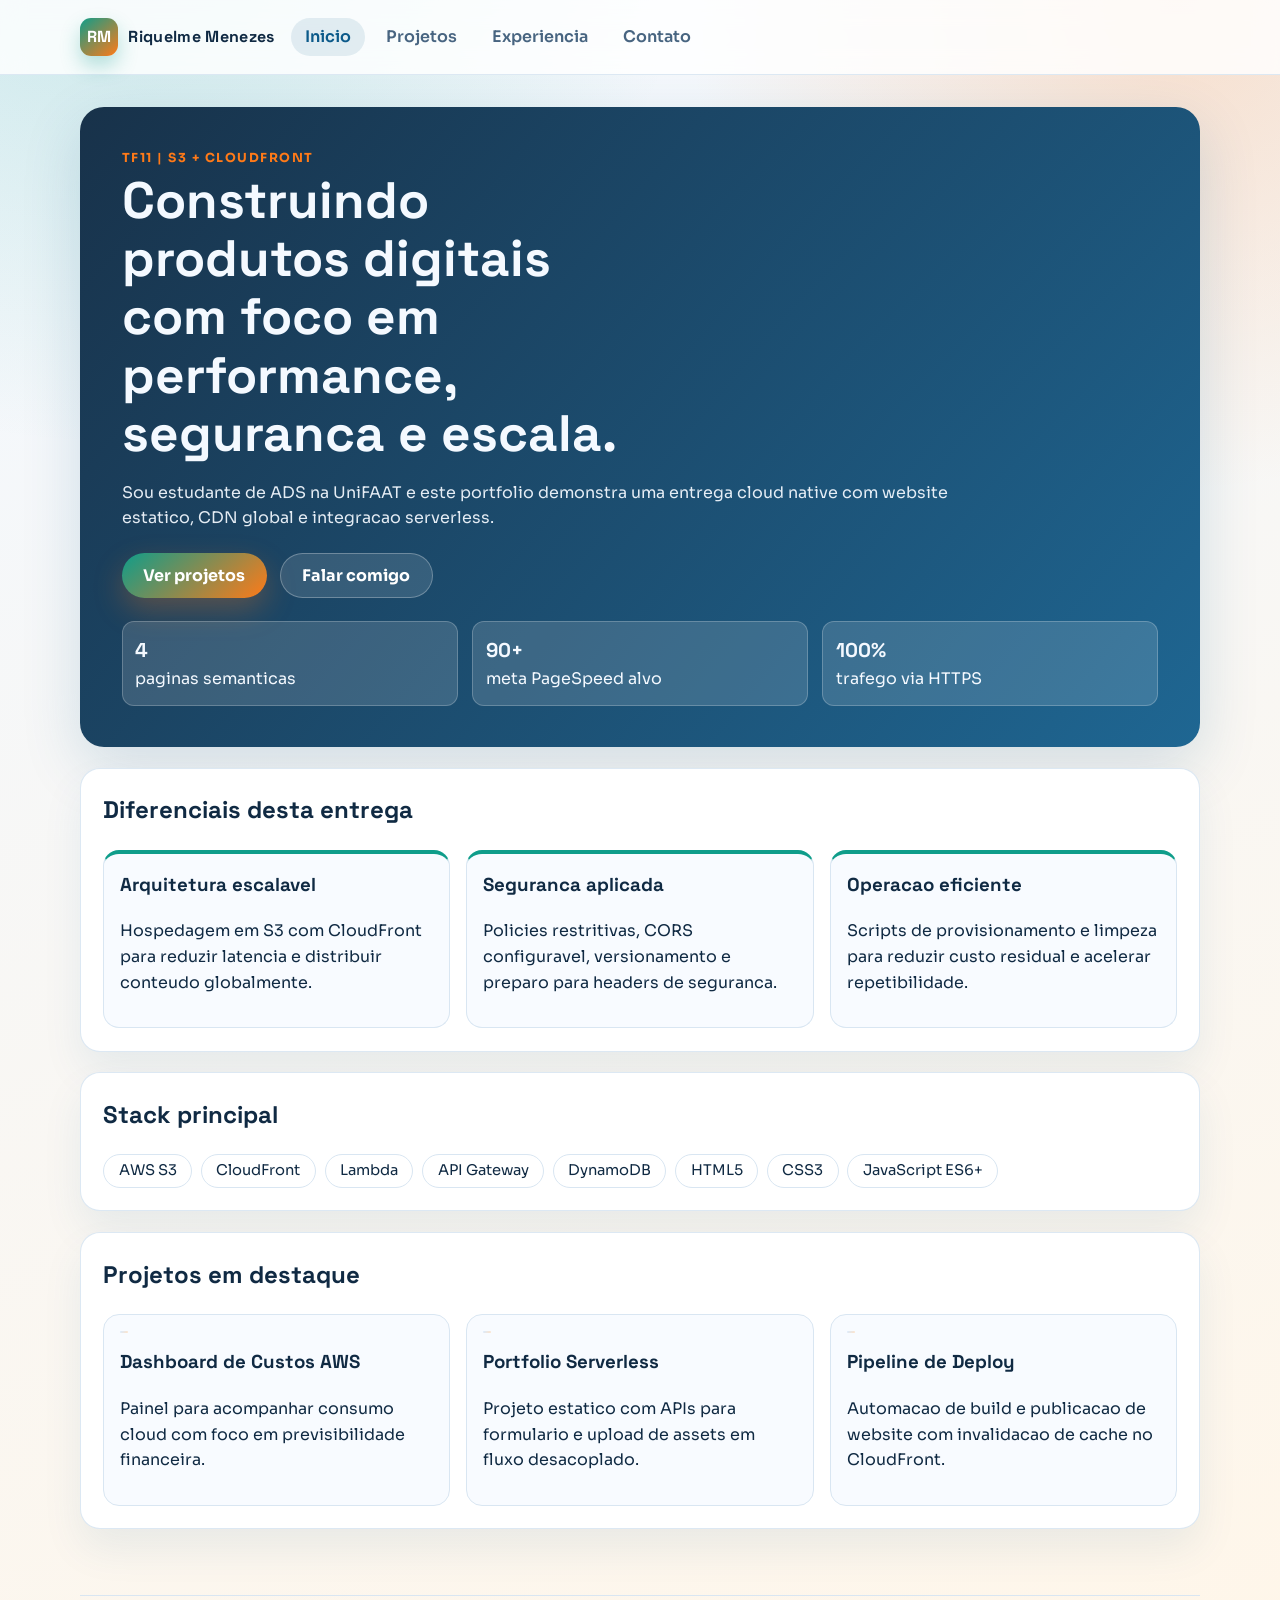
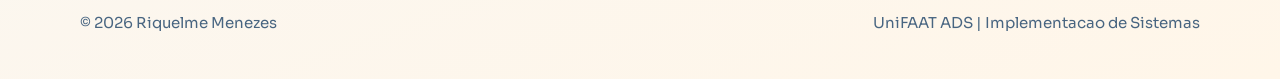
<file: Aula011/6324064/website/index.html>
<!doctype html>
<html lang="pt-BR">
<head>
  <meta charset="utf-8">
  <meta name="viewport" content="width=device-width, initial-scale=1">
  <title>Riquelme Menezes | Portfolio Cloud</title>
  <meta name="description" content="Portfolio profissional hospedado em S3 com CloudFront, foco em implementacao de sistemas e cloud.">
  <meta name="robots" content="index, follow">
  <meta property="og:title" content="Riquelme Menezes | Portfolio Cloud">
  <meta property="og:description" content="Projetos de implementacao de sistemas, cloud e automacao.">
  <meta property="og:type" content="website">
  <link rel="preconnect" href="https://fonts.googleapis.com">
  <link rel="preconnect" href="https://fonts.gstatic.com" crossorigin>
  <link href="https://fonts.googleapis.com/css2?family=Space+Grotesk:wght@400;500;700&family=Sora:wght@400;600;700&display=swap" rel="stylesheet">
  <link rel="stylesheet" href="css/style.min.css">
  <script defer src="js/config.js"></script>
  <script defer src="js/app.min.js"></script>
</head>
<body>
  <header class="site-header">
    <div class="container nav-wrap">
      <a class="brand" href="index.html" aria-label="Ir para inicio">
        <span class="brand-mark">RM</span>
        <span class="brand-text">Riquelme Menezes</span>
      </a>
      <button class="nav-toggle" id="navToggle" aria-expanded="false" aria-controls="menu">Menu</button>
      <nav class="site-nav" id="menu">
        <a href="index.html" data-page="index.html">Inicio</a>
        <a href="projetos.html" data-page="projetos.html">Projetos</a>
        <a href="experiencia.html" data-page="experiencia.html">Experiencia</a>
        <a href="contato.html" data-page="contato.html">Contato</a>
      </nav>
    </div>
  </header>

  <main>
    <section class="hero container" data-reveal>
      <p class="eyebrow">TF11 | S3 + CloudFront</p>
      <h1>Construindo produtos digitais com foco em performance, seguranca e escala.</h1>
      <p class="lead">Sou estudante de ADS na UniFAAT e este portfolio demonstra uma entrega cloud native com website estatico, CDN global e integracao serverless.</p>
      <div class="cta-row">
        <a class="btn btn-primary" href="projetos.html">Ver projetos</a>
        <a class="btn btn-ghost" href="contato.html">Falar comigo</a>
      </div>
      <ul class="hero-metrics" aria-label="Metricas em destaque">
        <li><strong>4</strong><span>paginas semanticas</span></li>
        <li><strong>90+</strong><span>meta PageSpeed alvo</span></li>
        <li><strong>100%</strong><span>trafego via HTTPS</span></li>
      </ul>
    </section>

    <section class="container panel" data-reveal>
      <h2>Diferenciais desta entrega</h2>
      <div class="feature-grid">
        <article class="feature-card">
          <h3>Arquitetura escalavel</h3>
          <p>Hospedagem em S3 com CloudFront para reduzir latencia e distribuir conteudo globalmente.</p>
        </article>
        <article class="feature-card">
          <h3>Seguranca aplicada</h3>
          <p>Policies restritivas, CORS configuravel, versionamento e preparo para headers de seguranca.</p>
        </article>
        <article class="feature-card">
          <h3>Operacao eficiente</h3>
          <p>Scripts de provisionamento e limpeza para reduzir custo residual e acelerar repetibilidade.</p>
        </article>
      </div>
    </section>

    <section class="container panel" data-reveal>
      <h2>Stack principal</h2>
      <div class="chips">
        <span>AWS S3</span>
        <span>CloudFront</span>
        <span>Lambda</span>
        <span>API Gateway</span>
        <span>DynamoDB</span>
        <span>HTML5</span>
        <span>CSS3</span>
        <span>JavaScript ES6+</span>
      </div>
    </section>

    <section class="container panel" data-reveal>
      <h2>Projetos em destaque</h2>
      <div class="project-grid">
        <article class="project-card">
          <img src="images/project-01.webp" alt="Dashboard cloud" loading="lazy">
          <div>
            <h3>Dashboard de Custos AWS</h3>
            <p>Painel para acompanhar consumo cloud com foco em previsibilidade financeira.</p>
          </div>
        </article>
        <article class="project-card">
          <img src="images/project-02.webp" alt="Site portfolio" loading="lazy">
          <div>
            <h3>Portfolio Serverless</h3>
            <p>Projeto estatico com APIs para formulario e upload de assets em fluxo desacoplado.</p>
          </div>
        </article>
        <article class="project-card">
          <img src="images/project-03.webp" alt="Pipeline de deploy" loading="lazy">
          <div>
            <h3>Pipeline de Deploy</h3>
            <p>Automacao de build e publicacao de website com invalidacao de cache no CloudFront.</p>
          </div>
        </article>
      </div>
    </section>
  </main>

  <footer class="site-footer">
    <div class="container footer-wrap">
      <p>© <span id="year"></span> Riquelme Menezes</p>
      <p>UniFAAT ADS | Implementacao de Sistemas</p>
    </div>
  </footer>
</body>
</html>
</file>
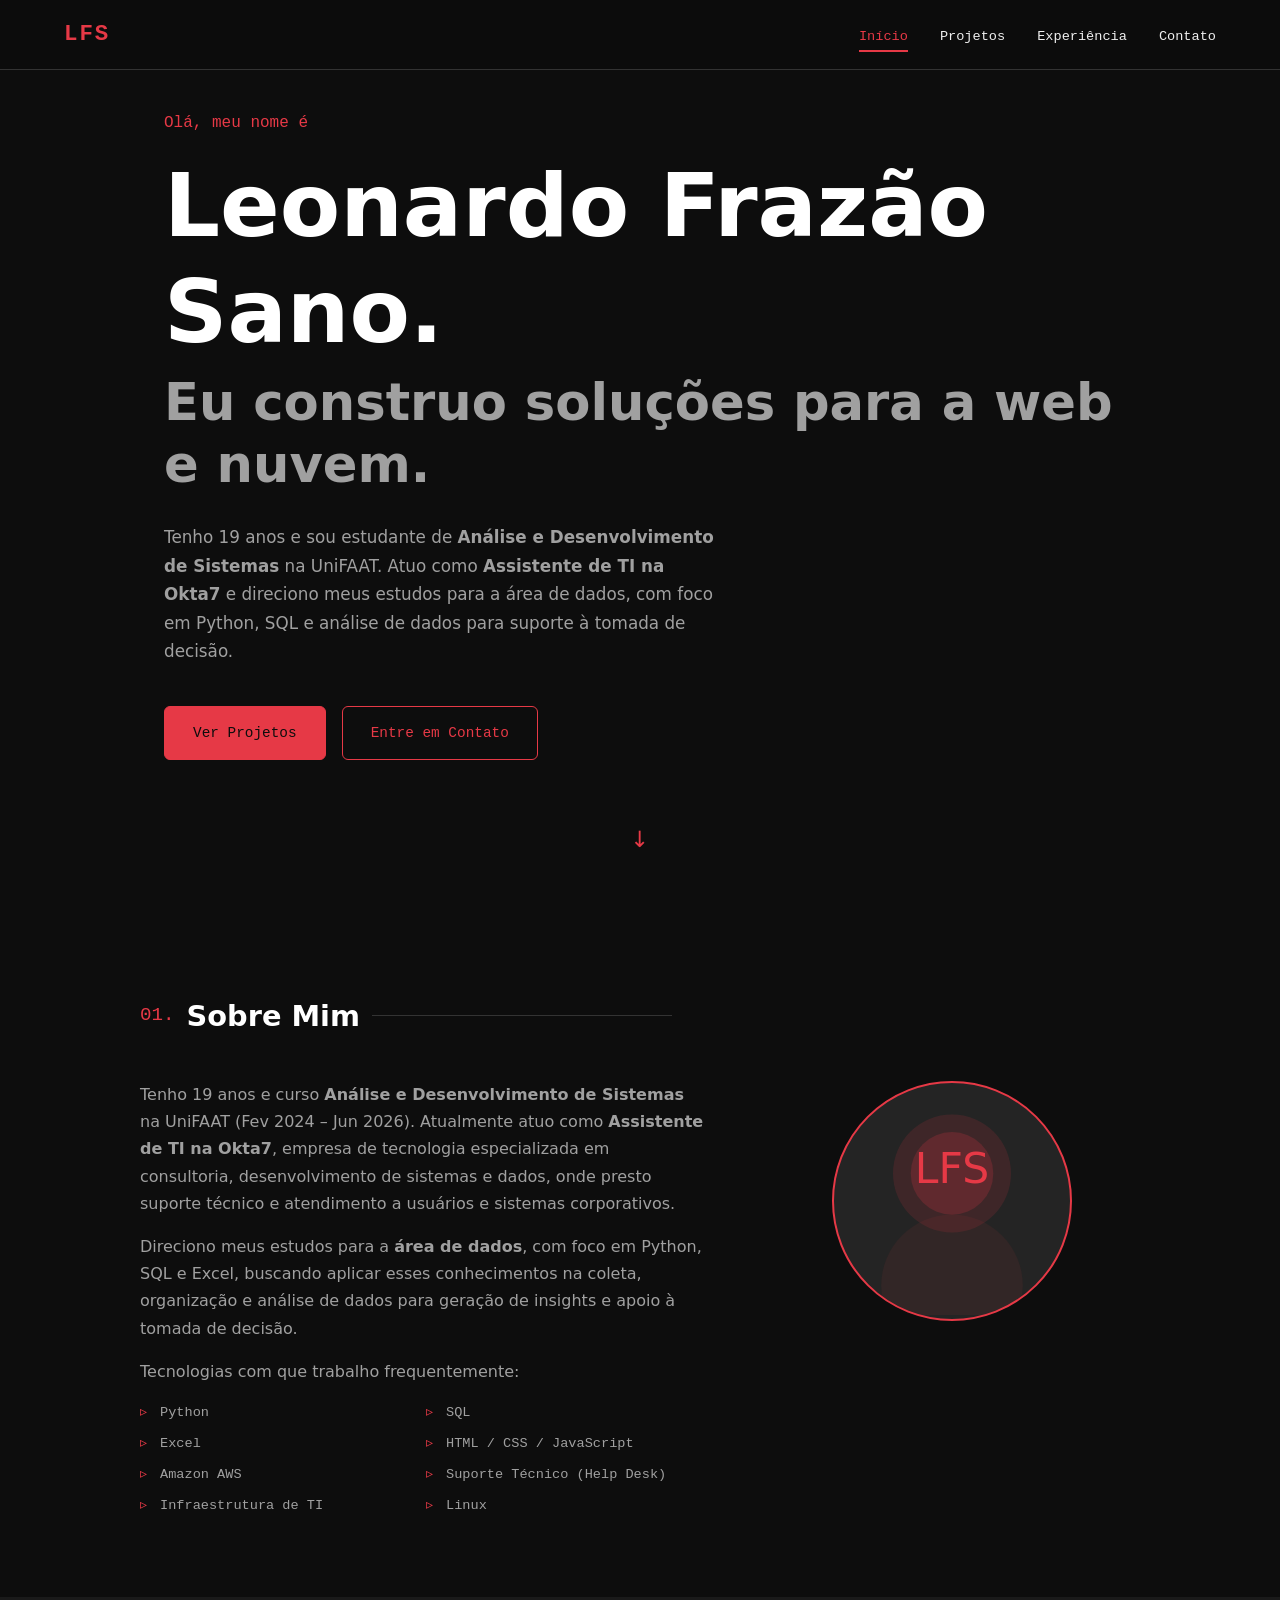
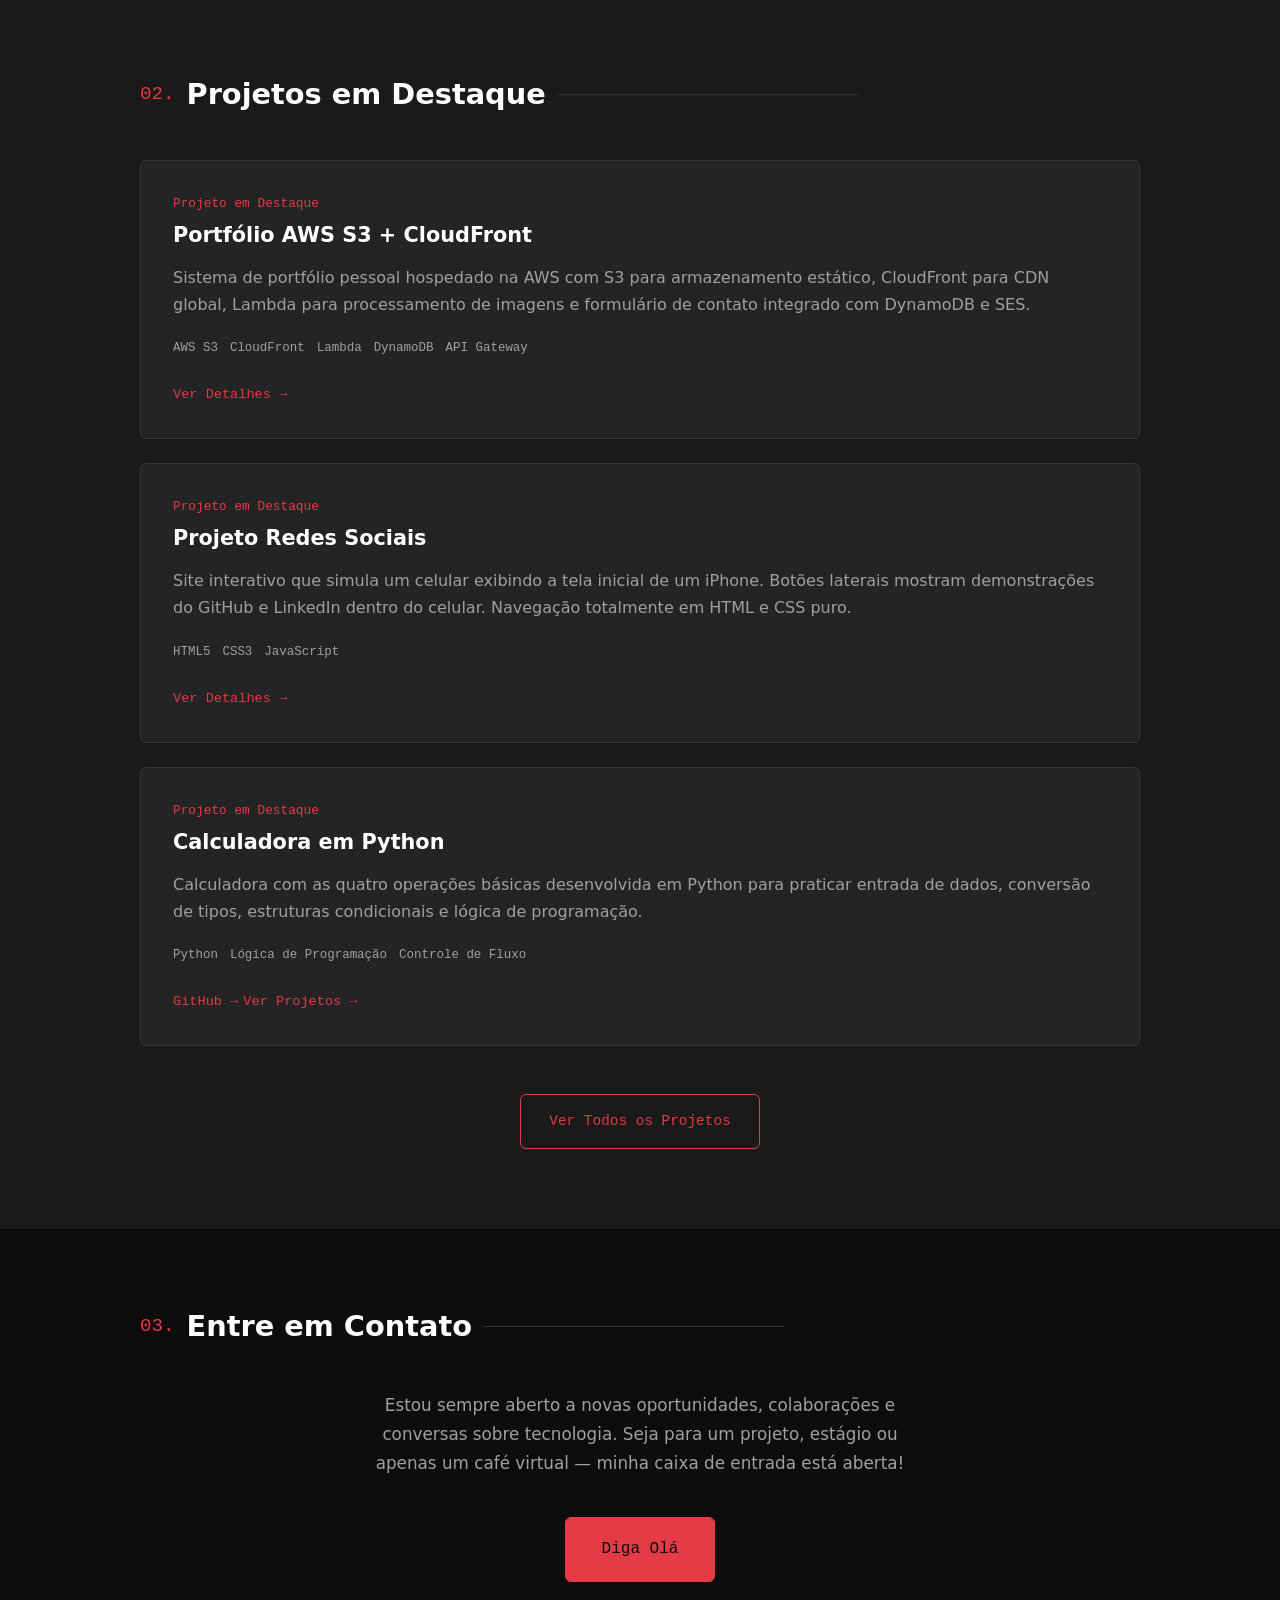
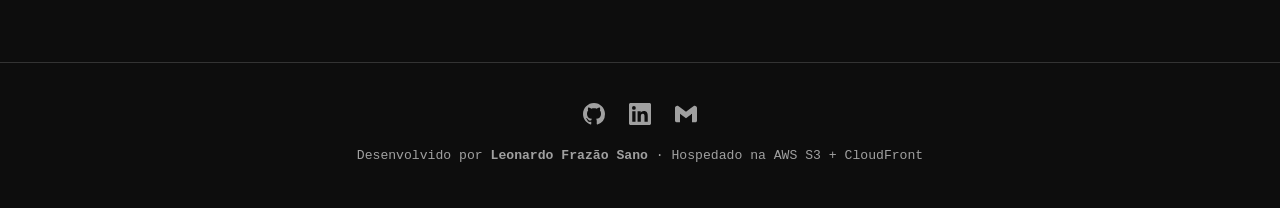
<file: Aula011/6324073/website/index.html>
<!DOCTYPE html>
<html lang="pt-BR">
<head>
  <meta charset="UTF-8">
  <meta name="viewport" content="width=device-width, initial-scale=1.0">
  <meta name="description" content="Portfólio de Leonardo Frazão Sano — Estudante de ADS, Auxiliar de TI e entusiasta de dados">
  <meta name="keywords" content="Leonardo Frazão Sano, ADS, UniFAAT, portfólio, Python, SQL, AWS, suporte técnico, dados">
  <meta name="author" content="Leonardo Frazão Sano">
  <meta property="og:title" content="Leonardo Frazão Sano — TI & Dados">
  <meta property="og:description" content="Portfólio profissional de Leonardo Frazão Sano, estudante de ADS na UniFAAT e Assistente de TI na Okta7.">
  <meta property="og:type" content="website">
  <meta name="theme-color" content="#0a192f">
  <title>Leonardo Frazão Sano | Desenvolvedor</title>
  <link rel="stylesheet" href="css/style.css">
  <link rel="icon" type="image/svg+xml" href="data:image/svg+xml,<svg xmlns='http://www.w3.org/2000/svg' viewBox='0 0 100 100'><text y='.9em' font-size='90'>💻</text></svg>">
</head>
<body>
  <header class="nav-header" id="navbar">
    <nav class="nav-container">
      <a href="index.html" class="nav-logo">LFS</a>
      <button class="nav-toggle" id="navToggle" aria-label="Abrir menu">
        <span></span><span></span><span></span>
      </button>
      <ul class="nav-links" id="navLinks">
        <li><a href="index.html" class="active">Início</a></li>
        <li><a href="projetos.html">Projetos</a></li>
        <li><a href="experiencia.html">Experiência</a></li>
        <li><a href="contato.html">Contato</a></li>
      </ul>
    </nav>
  </header>

  <main>
    <section class="hero" id="home">
      <div class="hero-content">
        <p class="hero-greeting">Olá, meu nome é</p>
        <h1 class="hero-name">Leonardo Frazão Sano.</h1>
        <h2 class="hero-subtitle">Eu construo soluções para a web e nuvem.</h2>
        <p class="hero-description">
          Tenho 19 anos e sou estudante de <strong>Análise e Desenvolvimento de Sistemas</strong> na UniFAAT.
          Atuo como <strong>Assistente de TI na Okta7</strong> e direciono meus estudos para a área de dados,
          com foco em Python, SQL e análise de dados para suporte à tomada de decisão.
        </p>
        <div class="hero-cta">
          <a href="projetos.html" class="btn btn-primary">Ver Projetos</a>
          <a href="contato.html" class="btn btn-outline">Entre em Contato</a>
        </div>
      </div>
      <div class="hero-scroll">
        <span>↓</span>
      </div>
    </section>

    <section class="section" id="sobre">
      <div class="section-container">
        <h2 class="section-title"><span class="section-number">01.</span> Sobre Mim</h2>
        <div class="about-grid">
          <div class="about-text">
            <p>
              Tenho 19 anos e curso <strong>Análise e Desenvolvimento de Sistemas</strong> na UniFAAT
              (Fev 2024 – Jun 2026). Atualmente atuo como <strong>Assistente de TI na Okta7</strong>,
              empresa de tecnologia especializada em consultoria, desenvolvimento de sistemas e dados,
              onde presto suporte técnico e atendimento a usuários e sistemas corporativos.
            </p>
            <p>
              Direciono meus estudos para a <strong>área de dados</strong>, com foco em Python, SQL e Excel,
              buscando aplicar esses conhecimentos na coleta, organização e análise de dados para
              geração de insights e apoio à tomada de decisão.
            </p>
            <p>Tecnologias com que trabalho frequentemente:</p>
            <ul class="skills-list">
              <li>Python</li>
              <li>SQL</li>
              <li>Excel</li>
              <li>HTML / CSS / JavaScript</li>
              <li>Amazon AWS</li>
              <li>Suporte Técnico (Help Desk)</li>
              <li>Infraestrutura de TI</li>
              <li>Linux</li>
            </ul>
          </div>
          <div class="about-image">
            <div class="image-wrapper">
              <div class="image-placeholder">
                <svg viewBox="0 0 200 200" xmlns="http://www.w3.org/2000/svg">
                  <circle cx="100" cy="80" r="50" fill="#e6394622"/>
                  <circle cx="100" cy="80" r="35" fill="#e6394633"/>
                  <text x="100" y="88" text-anchor="middle" font-size="36" fill="#e63946">LFS</text>
                  <circle cx="100" cy="175" r="60" fill="#e6394611"/>
                </svg>
              </div>
            </div>
          </div>
        </div>
      </div>
    </section>

    <section class="section section-alt" id="projetos-destaque">
      <div class="section-container">
        <h2 class="section-title"><span class="section-number">02.</span> Projetos em Destaque</h2>
        <div class="featured-grid">
          <article class="featured-card">
            <div class="card-content">
              <p class="card-overline">Projeto em Destaque</p>
              <h3 class="card-title">
                <a href="projetos.html">Portfólio AWS S3 + CloudFront</a>
              </h3>
              <div class="card-description">
                <p>
                  Sistema de portfólio pessoal hospedado na AWS com S3 para armazenamento
                  estático, CloudFront para CDN global, Lambda para processamento de imagens
                  e formulário de contato integrado com DynamoDB e SES.
                </p>
              </div>
              <ul class="card-tech">
                <li>AWS S3</li>
                <li>CloudFront</li>
                <li>Lambda</li>
                <li>DynamoDB</li>
                <li>API Gateway</li>
              </ul>
              <div class="card-links">
                <a href="projetos.html" class="card-link">Ver Detalhes →</a>
              </div>
            </div>
          </article>

          <article class="featured-card">
            <div class="card-content">
              <p class="card-overline">Projeto em Destaque</p>
              <h3 class="card-title">
                <a href="projetos.html">Projeto Redes Sociais</a>
              </h3>
              <div class="card-description">
                <p>
                  Site interativo que simula um celular exibindo a tela inicial de um iPhone.
                  Botões laterais mostram demonstrações do GitHub e LinkedIn dentro do celular.
                  Navegação totalmente em HTML e CSS puro.
                </p>
              </div>
              <ul class="card-tech">
                <li>HTML5</li>
                <li>CSS3</li>
                <li>JavaScript</li>
              </ul>
              <div class="card-links">
                <a href="projetos.html" class="card-link">Ver Detalhes →</a>
              </div>
            </div>
          </article>

          <article class="featured-card">
            <div class="card-content">
              <p class="card-overline">Projeto em Destaque</p>
              <h3 class="card-title">
                <a href="https://github.com/leonardofsano/Calculadora-em-Python" target="_blank" rel="noopener noreferrer">Calculadora em Python</a>
              </h3>
              <div class="card-description">
                <p>
                  Calculadora com as quatro operações básicas desenvolvida em Python para
                  praticar entrada de dados, conversão de tipos, estruturas condicionais
                  e lógica de programação.
                </p>
              </div>
              <ul class="card-tech">
                <li>Python</li>
                <li>Lógica de Programação</li>
                <li>Controle de Fluxo</li>
              </ul>
              <div class="card-links">
                <a href="https://github.com/leonardofsano/Calculadora-em-Python" target="_blank" rel="noopener noreferrer" class="card-link">GitHub →</a>
                <a href="projetos.html" class="card-link">Ver Projetos →</a>
              </div>
            </div>
          </article>
        </div>
        <div class="section-cta">
          <a href="projetos.html" class="btn btn-outline">Ver Todos os Projetos</a>
        </div>
      </div>
    </section>

    <section class="section" id="contato-cta">
      <div class="section-container text-center">
        <h2 class="section-title"><span class="section-number">03.</span> Entre em Contato</h2>
        <p class="cta-text">
          Estou sempre aberto a novas oportunidades, colaborações e conversas sobre tecnologia.
          Seja para um projeto, estágio ou apenas um café virtual — minha caixa de entrada está aberta!
        </p>
        <a href="contato.html" class="btn btn-primary btn-lg">Diga Olá</a>
      </div>
    </section>
  </main>

  <footer class="footer">
    <div class="footer-container">
      <div class="footer-social">
        <a href="https://github.com/leonardofsano" target="_blank" rel="noopener noreferrer" aria-label="GitHub">
          <svg viewBox="0 0 24 24" width="22" height="22" fill="currentColor">
            <path d="M12 0C5.37 0 0 5.37 0 12c0 5.31 3.435 9.795 8.205 11.385.6.105.825-.255.825-.57 0-.285-.015-1.23-.015-2.235-3.015.555-3.795-.735-4.035-1.41-.135-.345-.72-1.41-1.23-1.695-.42-.225-1.02-.78-.015-.795.945-.015 1.62.87 1.845 1.23 1.08 1.815 2.805 1.305 3.495.99.105-.78.42-1.305.765-1.605-2.67-.3-5.46-1.335-5.46-5.925 0-1.305.465-2.385 1.23-3.225-.12-.3-.54-1.53.12-3.18 0 0 1.005-.315 3.3 1.23.96-.27 1.98-.405 3-.405s2.04.135 3 .405c2.295-1.56 3.3-1.23 3.3-1.23.66 1.65.24 2.88.12 3.18.765.84 1.23 1.905 1.23 3.225 0 4.605-2.805 5.625-5.475 5.925.435.375.81 1.095.81 2.22 0 1.605-.015 2.895-.015 3.3 0 .315.225.69.825.57A12.02 12.02 0 0024 12c0-6.63-5.37-12-12-12z"/>
          </svg>
        </a>
        <a href="https://www.linkedin.com/in/devleosano/" target="_blank" rel="noopener noreferrer" aria-label="LinkedIn">
          <svg viewBox="0 0 24 24" width="22" height="22" fill="currentColor">
            <path d="M20.447 20.452h-3.554v-5.569c0-1.328-.027-3.037-1.852-3.037-1.853 0-2.136 1.445-2.136 2.939v5.667H9.351V9h3.414v1.561h.046c.477-.9 1.637-1.85 3.37-1.85 3.601 0 4.267 2.37 4.267 5.455v6.286zM5.337 7.433a2.062 2.062 0 01-2.063-2.065 2.064 2.064 0 112.063 2.065zm1.782 13.019H3.555V9h3.564v11.452zM22.225 0H1.771C.792 0 0 .774 0 1.729v20.542C0 23.227.792 24 1.771 24h20.451C23.2 24 24 23.227 24 22.271V1.729C24 .774 23.2 0 22.222 0h.003z"/>
          </svg>
        </a>
        <a href="mailto:leosano2006@gmail.com" aria-label="Email">
          <svg viewBox="0 0 24 24" width="22" height="22" fill="currentColor">
            <path d="M24 5.457v13.909c0 .904-.732 1.636-1.636 1.636h-3.819V11.73L12 16.64l-6.545-4.91v9.273H1.636A1.636 1.636 0 010 19.366V5.457c0-2.023 2.309-3.178 3.927-1.964L5.455 4.64 12 9.548l6.545-4.91 1.528-1.145C21.69 2.28 24 3.434 24 5.457z"/>
          </svg>
        </a>
      </div>
      <p class="footer-credit">
        Desenvolvido por <strong>Leonardo Frazão Sano</strong> · Hospedado na AWS S3 + CloudFront
      </p>
    </div>
  </footer>

  <script src="js/main.js"></script>
</body>
</html>
</file>
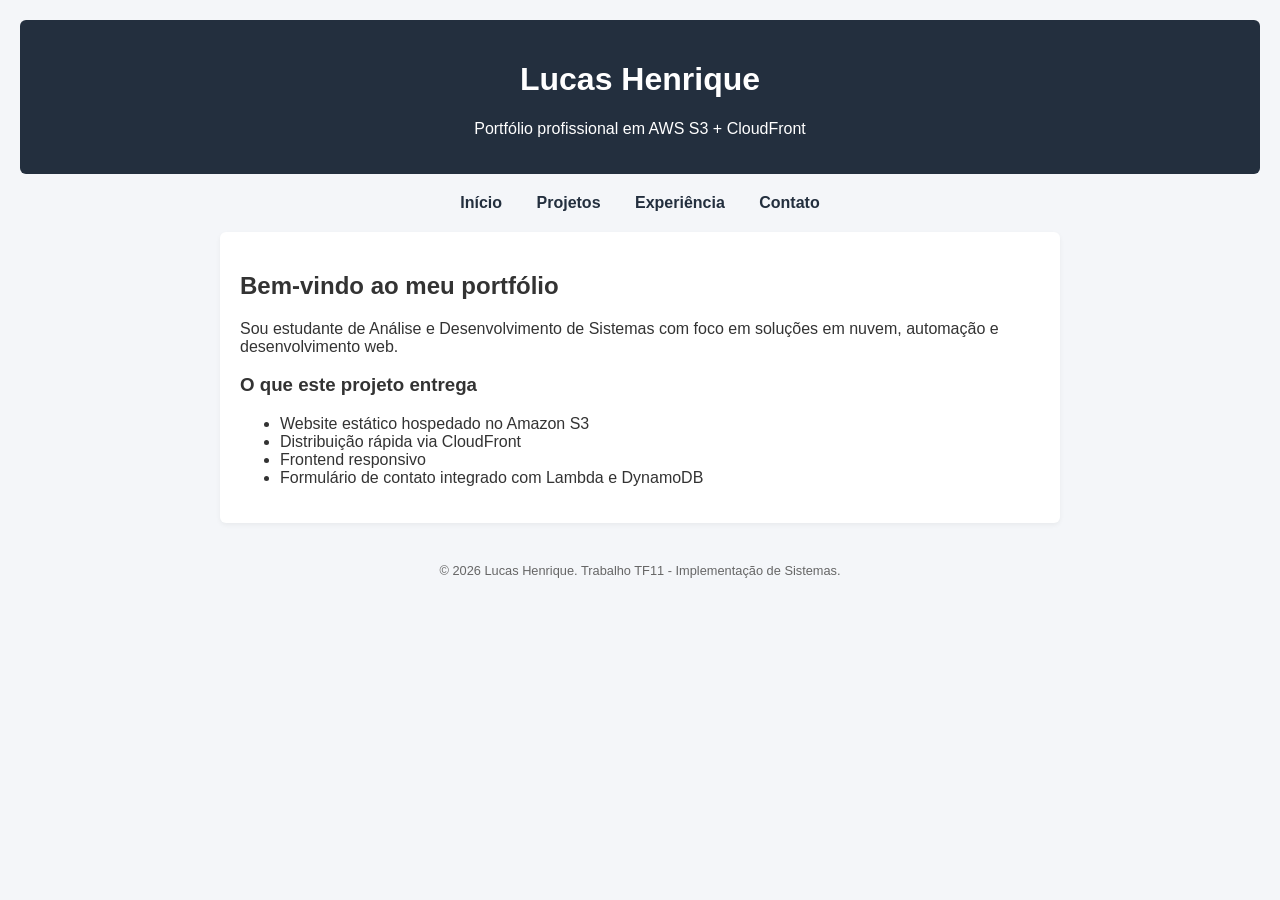
<file: Aula011/6324537/website/index.html>
<!DOCTYPE html>
<html lang="pt-BR">
<head>
    <meta charset="UTF-8">
    <meta name="viewport" content="width=device-width, initial-scale=1.0">
    <title>Lucas Henrique | Portfólio AWS</title>
    <meta name="description" content="Portfólio profissional de Lucas Henrique com hospedagem em AWS S3 e distribuição via CloudFront.">
    <link rel="stylesheet" href="css/style.css">
</head>
<body>
    <header>
        <h1>Lucas Henrique</h1>
        <p>Portfólio profissional em AWS S3 + CloudFront</p>
    </header>
    <nav>
        <a href="index.html">Início</a>
        <a href="projetos.html">Projetos</a>
        <a href="experiencia.html">Experiência</a>
        <a href="contato.html">Contato</a>
    </nav>
    <main>
        <section>
            <h2>Bem-vindo ao meu portfólio</h2>
            <p>Sou estudante de Análise e Desenvolvimento de Sistemas com foco em soluções em nuvem, automação e desenvolvimento web.</p>
        </section>
        <section>
            <h3>O que este projeto entrega</h3>
            <ul>
                <li>Website estático hospedado no Amazon S3</li>
                <li>Distribuição rápida via CloudFront</li>
                <li>Frontend responsivo</li>
                <li>Formulário de contato integrado com Lambda e DynamoDB</li>
            </ul>
        </section>
    </main>
    <footer>
        <p>© 2026 Lucas Henrique. Trabalho TF11 - Implementação de Sistemas.</p>
    </footer>
    <script src="js/main.js"></script>
</body>
</html>
</file>
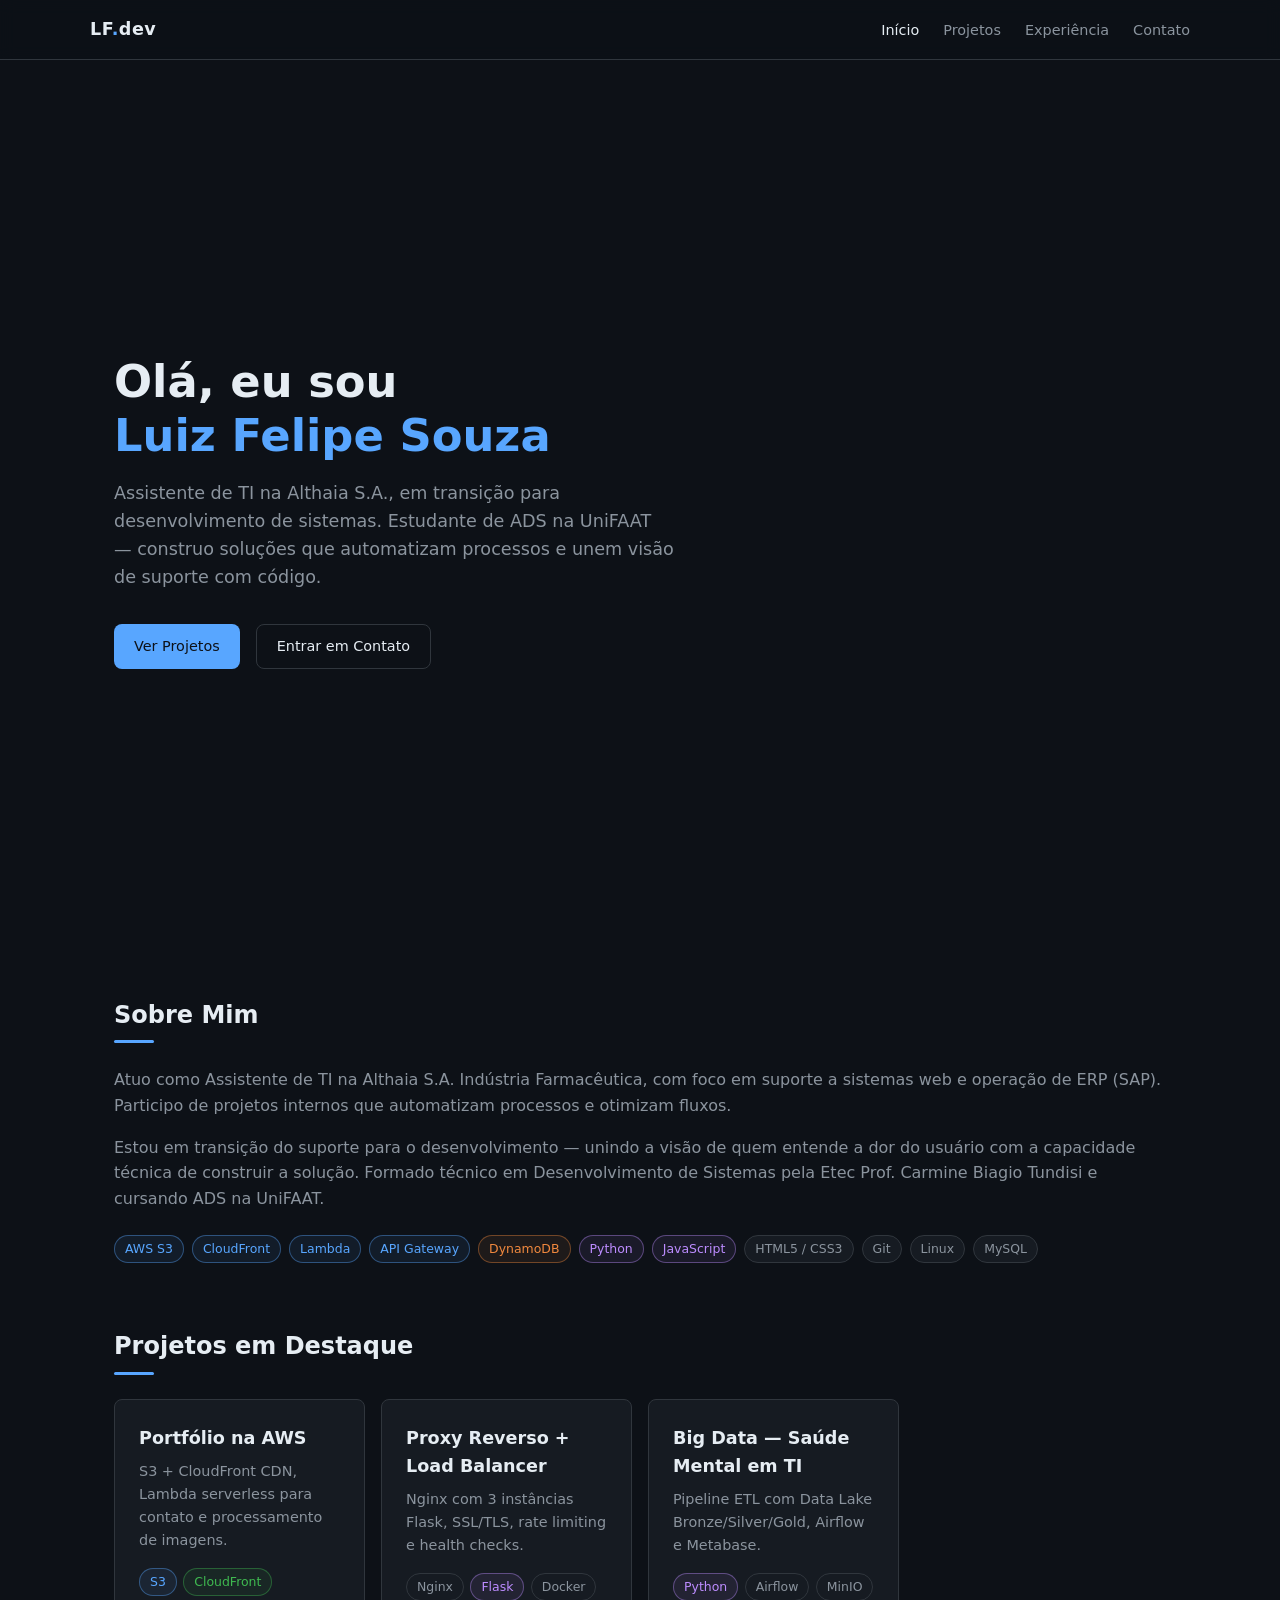
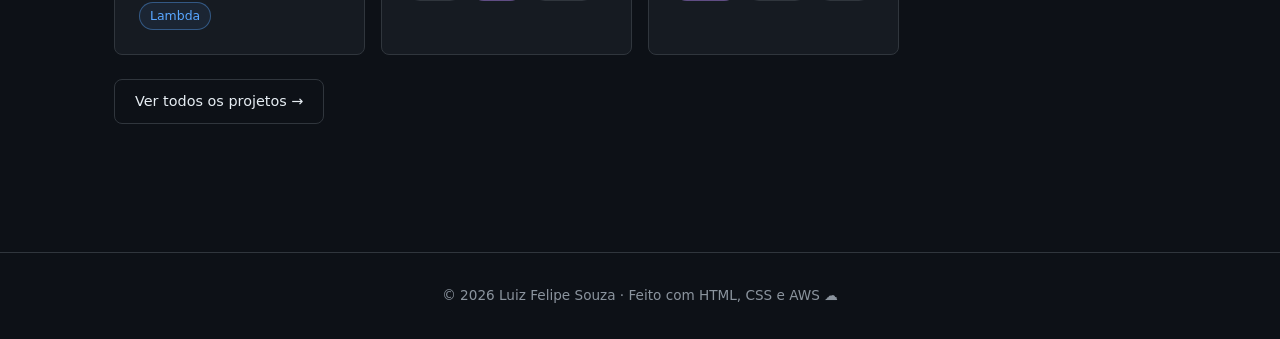
<file: Aula011/6324548/website/index.html>
<!DOCTYPE html>
<html lang="pt-BR">
<head>
  <meta charset="UTF-8">
  <meta name="viewport" content="width=device-width, initial-scale=1.0">
  <meta name="description" content="Portfólio de Luiz Felipe Siqueira de Souza - Desenvolvedor e estudante de ADS na UniFAAT">
  <meta name="keywords" content="desenvolvedor, ADS, cloud, AWS, portfólio">
  <meta property="og:title" content="Luiz Felipe Souza | Portfólio">
  <meta property="og:description" content="Desenvolvedor apaixonado por cloud computing e sistemas distribuídos">
  <meta property="og:type" content="website">
  <meta http-equiv="X-Content-Type-Options" content="nosniff">
  <meta http-equiv="X-Frame-Options" content="DENY">
  <title>Luiz Felipe Souza | Portfólio</title>
  <link rel="stylesheet" href="css/style.css">
</head>
<body>

<nav>
  <div class="nav-inner">
    <a href="index.html" class="nav-logo">LF<span>.</span>dev</a>
    <ul class="nav-links">
      <li><a href="index.html" class="active">Início</a></li>
      <li><a href="projetos.html">Projetos</a></li>
      <li><a href="experiencia.html">Experiência</a></li>
      <li><a href="contato.html">Contato</a></li>
    </ul>
    <div class="hamburger" id="hamburger" aria-label="Menu" role="button" tabindex="0">
      <span></span><span></span><span></span>
    </div>
  </div>
</nav>

<main>
  <!-- Hero -->
  <section class="hero">
    <div class="hero-content">
      <h1>Olá, eu sou<br><em>Luiz Felipe Souza</em></h1>
      <p class="hero-desc">
        Assistente de TI na Althaia S.A., em transição para desenvolvimento de sistemas.
        Estudante de ADS na UniFAAT — construo soluções que automatizam processos e unem visão de suporte com código.
      </p>
      <div class="hero-actions">
        <a href="projetos.html" class="btn btn-primary">Ver Projetos</a>
        <a href="contato.html" class="btn btn-outline">Entrar em Contato</a>
      </div>
    </div>
  </section>

  <!-- Sobre -->
  <section id="sobre">
    <h2>Sobre Mim</h2>
    <p style="margin-bottom:1rem;">
      Atuo como Assistente de TI na Althaia S.A. Indústria Farmacêutica, com foco em suporte a sistemas web
      e operação de ERP (SAP). Participo de projetos internos que automatizam processos e otimizam fluxos.
    </p>
    <p style="margin-bottom:1.5rem;">
      Estou em transição do suporte para o desenvolvimento — unindo a visão de quem entende a dor do usuário
      com a capacidade técnica de construir a solução. Formado técnico em Desenvolvimento de Sistemas pela
      Etec Prof. Carmine Biagio Tundisi e cursando ADS na UniFAAT.
    </p>
    <div class="skills-list">
      <span class="tag tag-blue">AWS S3</span>
      <span class="tag tag-blue">CloudFront</span>
      <span class="tag tag-blue">Lambda</span>
      <span class="tag tag-blue">API Gateway</span>
      <span class="tag tag-orange">DynamoDB</span>
      <span class="tag tag-purple">Python</span>
      <span class="tag tag-purple">JavaScript</span>
      <span class="tag">HTML5 / CSS3</span>
      <span class="tag">Git</span>
      <span class="tag">Linux</span>
      <span class="tag">MySQL</span>
    </div>
  </section>

  <!-- Destaques -->
  <section>
    <h2>Projetos em Destaque</h2>
    <div class="grid-3">
      <div class="card">
        <h3>Portfólio na AWS</h3>
        <p style="font-size:0.9rem;margin-top:0.5rem;">
          S3 + CloudFront CDN, Lambda serverless para contato e processamento de imagens.
        </p>
        <div style="margin-top:1rem;display:flex;gap:0.4rem;flex-wrap:wrap;">
          <span class="tag tag-blue">S3</span>
          <span class="tag tag-green">CloudFront</span>
          <span class="tag tag-blue">Lambda</span>
        </div>
      </div>
      <div class="card">
        <h3>Proxy Reverso + Load Balancer</h3>
        <p style="font-size:0.9rem;margin-top:0.5rem;">
          Nginx com 3 instâncias Flask, SSL/TLS, rate limiting e health checks.
        </p>
        <div style="margin-top:1rem;display:flex;gap:0.4rem;flex-wrap:wrap;">
          <span class="tag">Nginx</span>
          <span class="tag tag-purple">Flask</span>
          <span class="tag">Docker</span>
        </div>
      </div>
      <div class="card">
        <h3>Big Data — Saúde Mental em TI</h3>
        <p style="font-size:0.9rem;margin-top:0.5rem;">
          Pipeline ETL com Data Lake Bronze/Silver/Gold, Airflow e Metabase.
        </p>
        <div style="margin-top:1rem;display:flex;gap:0.4rem;flex-wrap:wrap;">
          <span class="tag tag-purple">Python</span>
          <span class="tag">Airflow</span>
          <span class="tag">MinIO</span>
        </div>
      </div>
    </div>
    <div style="margin-top:1.5rem;">
      <a href="projetos.html" class="btn btn-outline">Ver todos os projetos →</a>
    </div>
  </section>
</main>

<footer>
  <p>© 2026 Luiz Felipe Souza · Feito com HTML, CSS e AWS ☁️</p>
</footer>

<script src="js/main.js"></script>
</body>
</html>
</file>
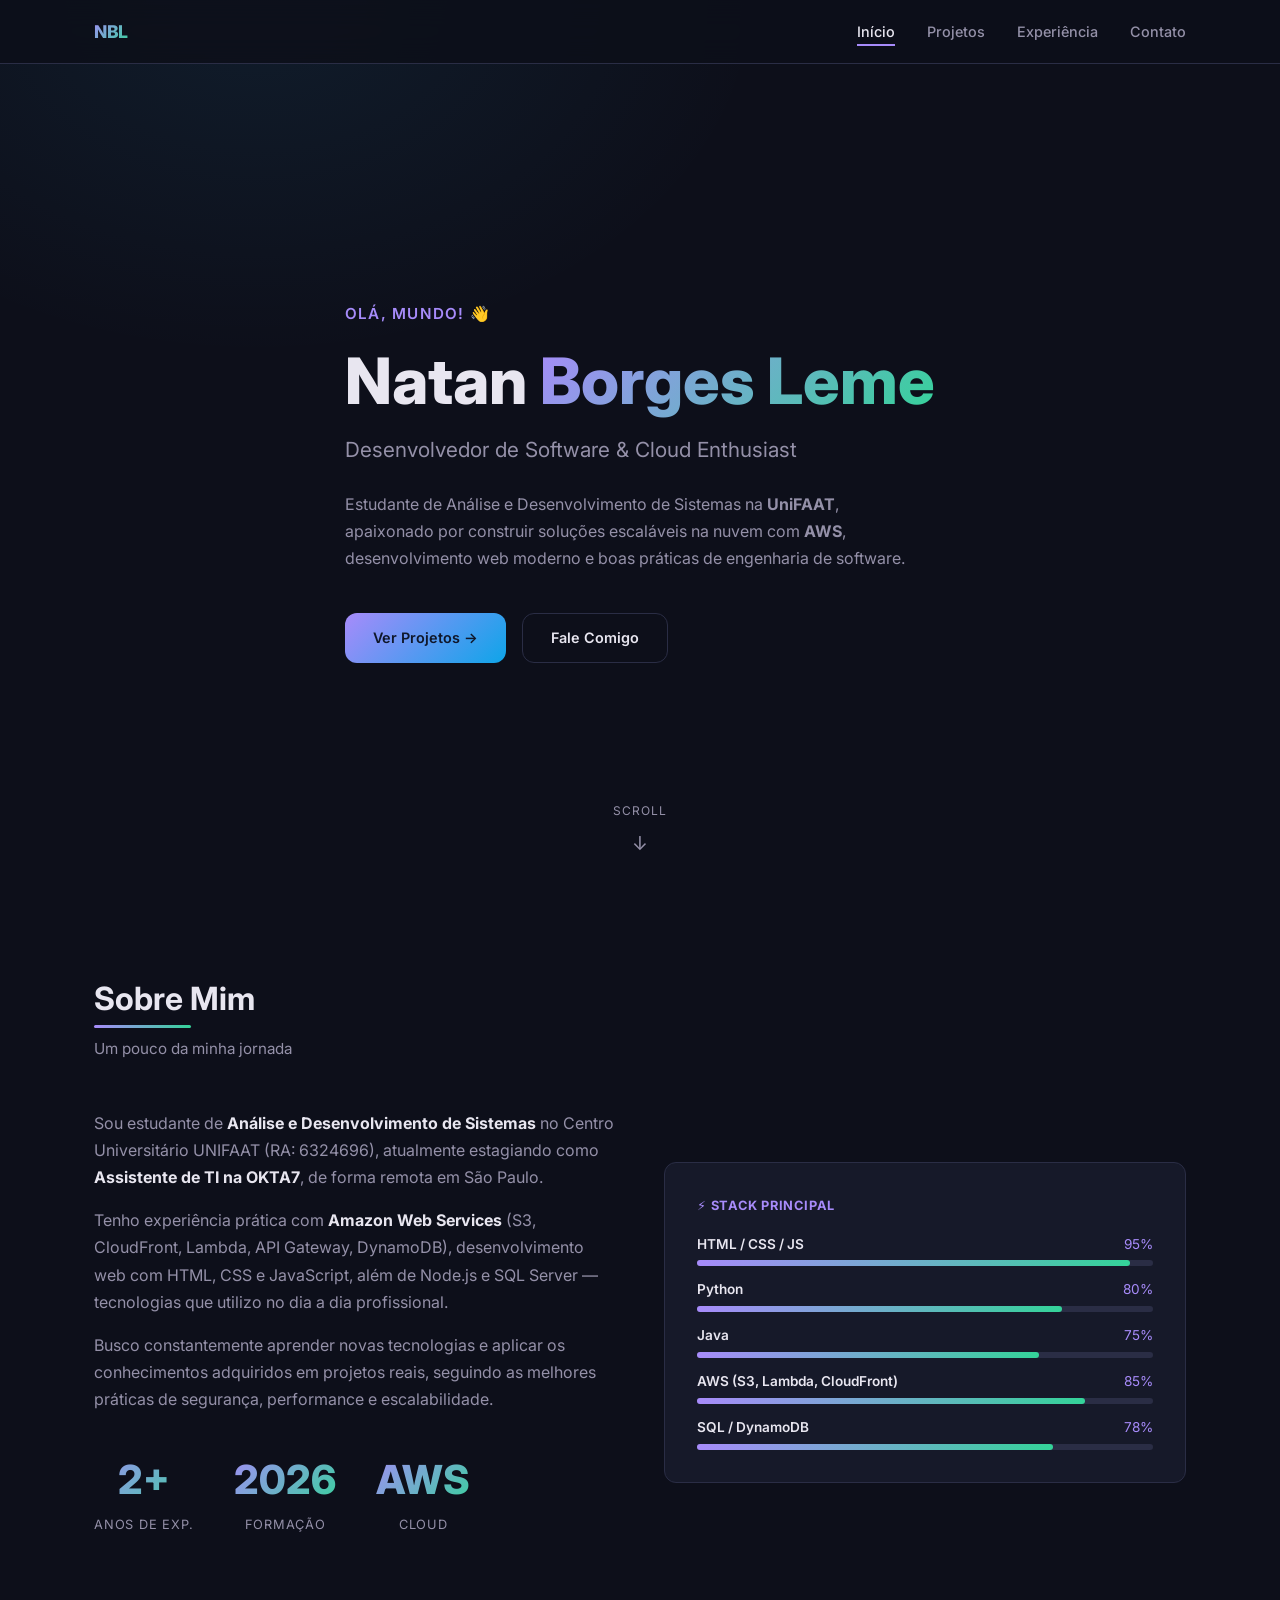
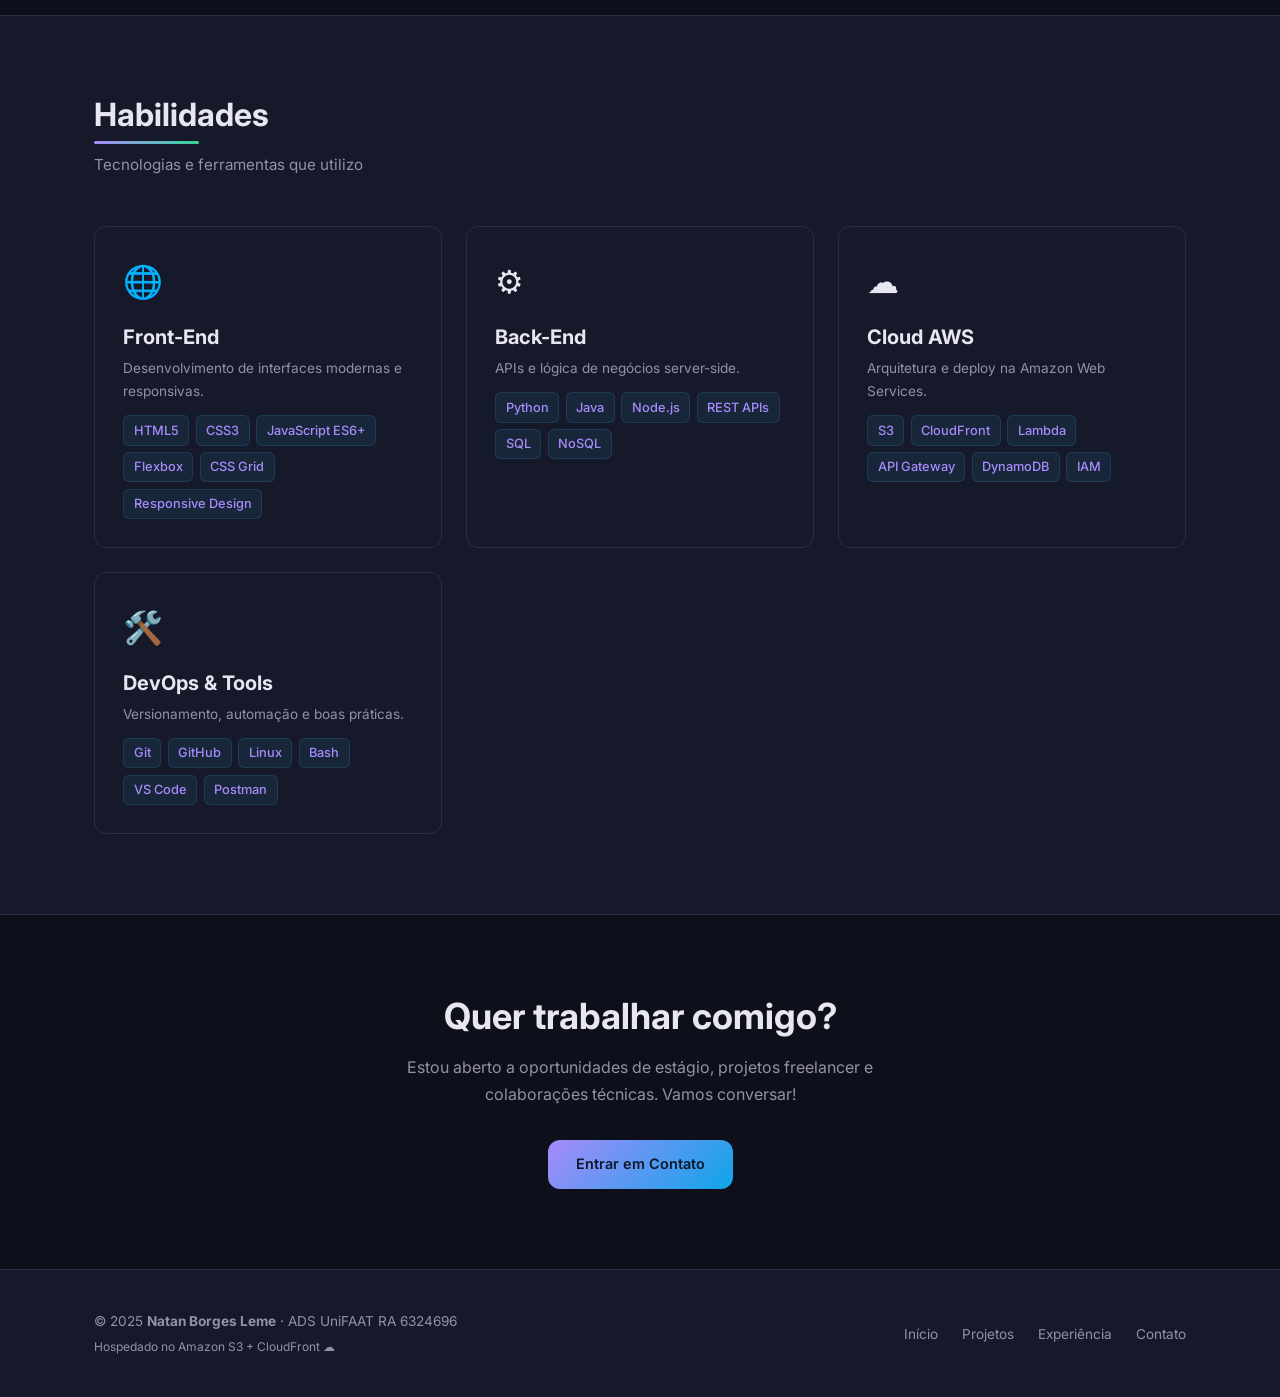
<file: Aula011/6324696/website/index.html>
<!DOCTYPE html>
<html lang="pt-BR">
<head>
  <meta charset="UTF-8" />
  <meta name="viewport" content="width=device-width, initial-scale=1.0" />
  <meta name="description" content="Portfólio profissional de Natan Borges Leme — Desenvolvedor de Software e estudante de Análise e Desenvolvimento de Sistemas na UniFAAT." />
  <meta name="keywords" content="Natan Borges Leme, desenvolvedor, ADS, UniFAAT, portfólio, AWS, S3, CloudFront" />
  <meta name="author" content="Natan Borges Leme" />
  <meta property="og:title" content="Natan Borges Leme — Portfólio" />
  <meta property="og:description" content="Desenvolvedor de Software especializado em Cloud Computing e sistemas web." />
  <meta property="og:type" content="website" />
  <title>Natan Borges Leme — Portfólio</title>
  <link rel="preconnect" href="https://fonts.googleapis.com" />
  <link rel="preconnect" href="https://fonts.gstatic.com" crossorigin />
  <link href="https://fonts.googleapis.com/css2?family=Inter:wght@400;500;600;700;800&display=swap" rel="stylesheet" />
  <link rel="stylesheet" href="css/style.css" />
  <link rel="icon" href="images/favicon.svg" type="image/svg+xml" />
</head>
<body>

<!-- NAVBAR -->
<nav role="navigation" aria-label="Menu principal">
  <div class="nav-inner">
    <a href="index.html" class="nav-logo" aria-label="Início">NBL</a>
    <ul class="nav-links" id="navLinks" role="list">
      <li><a href="index.html" class="active" aria-current="page">Início</a></li>
      <li><a href="projetos.html">Projetos</a></li>
      <li><a href="experiencia.html">Experiência</a></li>
      <li><a href="contato.html">Contato</a></li>
    </ul>
    <button class="nav-toggle" id="navToggle" aria-label="Abrir menu" aria-expanded="false">
      <span></span><span></span><span></span>
    </button>
  </div>
</nav>

<!-- HERO -->
<section class="hero" aria-labelledby="hero-title">
  <div class="container">
    <div class="hero-content">
      <p class="hero-greeting">Olá, mundo! 👋</p>
      <h1 class="hero-name" id="hero-title">
        Natan <span>Borges Leme</span>
      </h1>
      <p class="hero-role">Desenvolvedor de Software &amp; Cloud Enthusiast</p>
      <p class="hero-desc">
        Estudante de Análise e Desenvolvimento de Sistemas na <strong>UniFAAT</strong>,
        apaixonado por construir soluções escaláveis na nuvem com <strong>AWS</strong>,
        desenvolvimento web moderno e boas práticas de engenharia de software.
      </p>
      <div class="hero-cta">
        <a href="projetos.html" class="btn btn-primary">Ver Projetos →</a>
        <a href="contato.html" class="btn btn-outline">Fale Comigo</a>
      </div>
    </div>
  </div>
  <div class="hero-scroll" aria-hidden="true">Scroll</div>
</section>

<!-- SOBRE -->
<section class="section" id="sobre" aria-labelledby="sobre-title">
  <div class="container">
    <div class="fade-in">
      <h2 class="section-title" id="sobre-title">Sobre Mim</h2>
      <p class="section-subtitle">Um pouco da minha jornada</p>
    </div>
    <div style="display:grid;grid-template-columns:1fr 1fr;gap:3rem;align-items:center;" class="fade-in">
      <div>
        <p style="margin-bottom:1rem;">
          Sou estudante de <strong style="color:var(--text)">Análise e Desenvolvimento de Sistemas</strong>
          no Centro Universitário UNIFAAT (RA: 6324696), atualmente estagiando como
          <strong style="color:var(--text)">Assistente de TI na OKTA7</strong>, de forma remota em São Paulo.
        </p>
        <p style="margin-bottom:1rem;">
          Tenho experiência prática com <strong style="color:var(--text)">Amazon Web Services</strong>
          (S3, CloudFront, Lambda, API Gateway, DynamoDB), desenvolvimento web com HTML, CSS e JavaScript,
          além de Node.js e SQL Server — tecnologias que utilizo no dia a dia profissional.
        </p>
        <p style="margin-bottom:1.5rem;">
          Busco constantemente aprender novas tecnologias e aplicar os conhecimentos adquiridos
          em projetos reais, seguindo as melhores práticas de segurança, performance e escalabilidade.
        </p>
        <div class="stats">
          <div class="stat-item">
            <div class="stat-value">2+</div>
            <div class="stat-label">Anos de exp.</div>
          </div>
          <div class="stat-item">
            <div class="stat-value">2026</div>
            <div class="stat-label">Formação</div>
          </div>
          <div class="stat-item">
            <div class="stat-value">AWS</div>
            <div class="stat-label">Cloud</div>
          </div>
        </div>
      </div>
      <div>
        <div style="background:var(--bg-card);border:1px solid var(--border);border-radius:var(--radius);padding:2rem;">
          <p style="color:var(--primary);font-size:.8rem;font-weight:700;letter-spacing:.06em;margin-bottom:1rem;">
            ⚡ STACK PRINCIPAL
          </p>
          <div style="display:flex;flex-direction:column;gap:.75rem;">
            <div>
              <div style="display:flex;justify-content:space-between;font-size:.85rem;margin-bottom:.3rem;">
                <span style="color:var(--text);font-weight:600;">HTML / CSS / JS</span>
                <span style="color:var(--primary);">95%</span>
              </div>
              <div style="height:6px;background:var(--border);border-radius:3px;">
                <div style="width:95%;height:100%;background:linear-gradient(90deg,var(--primary),var(--accent));border-radius:3px;"></div>
              </div>
            </div>
            <div>
              <div style="display:flex;justify-content:space-between;font-size:.85rem;margin-bottom:.3rem;">
                <span style="color:var(--text);font-weight:600;">Python</span>
                <span style="color:var(--primary);">80%</span>
              </div>
              <div style="height:6px;background:var(--border);border-radius:3px;">
                <div style="width:80%;height:100%;background:linear-gradient(90deg,var(--primary),var(--accent));border-radius:3px;"></div>
              </div>
            </div>
            <div>
              <div style="display:flex;justify-content:space-between;font-size:.85rem;margin-bottom:.3rem;">
                <span style="color:var(--text);font-weight:600;">Java</span>
                <span style="color:var(--primary);">75%</span>
              </div>
              <div style="height:6px;background:var(--border);border-radius:3px;">
                <div style="width:75%;height:100%;background:linear-gradient(90deg,var(--primary),var(--accent));border-radius:3px;"></div>
              </div>
            </div>
            <div>
              <div style="display:flex;justify-content:space-between;font-size:.85rem;margin-bottom:.3rem;">
                <span style="color:var(--text);font-weight:600;">AWS (S3, Lambda, CloudFront)</span>
                <span style="color:var(--primary);">85%</span>
              </div>
              <div style="height:6px;background:var(--border);border-radius:3px;">
                <div style="width:85%;height:100%;background:linear-gradient(90deg,var(--primary),var(--accent));border-radius:3px;"></div>
              </div>
            </div>
            <div>
              <div style="display:flex;justify-content:space-between;font-size:.85rem;margin-bottom:.3rem;">
                <span style="color:var(--text);font-weight:600;">SQL / DynamoDB</span>
                <span style="color:var(--primary);">78%</span>
              </div>
              <div style="height:6px;background:var(--border);border-radius:3px;">
                <div style="width:78%;height:100%;background:linear-gradient(90deg,var(--primary),var(--accent));border-radius:3px;"></div>
              </div>
            </div>
          </div>
        </div>
      </div>
    </div>
  </div>
</section>

<!-- HABILIDADES -->
<section class="section" id="habilidades" style="background:var(--bg-card);border-top:1px solid var(--border);border-bottom:1px solid var(--border);" aria-labelledby="skills-title">
  <div class="container">
    <div class="fade-in">
      <h2 class="section-title" id="skills-title">Habilidades</h2>
      <p class="section-subtitle">Tecnologias e ferramentas que utilizo</p>
    </div>
    <div class="skills-grid">
      <div class="skill-card fade-in">
        <div class="skill-icon">🌐</div>
        <h3>Front-End</h3>
        <p style="font-size:.85rem;">Desenvolvimento de interfaces modernas e responsivas.</p>
        <ul class="skill-list">
          <li>HTML5</li><li>CSS3</li><li>JavaScript ES6+</li>
          <li>Flexbox</li><li>CSS Grid</li><li>Responsive Design</li>
        </ul>
      </div>
      <div class="skill-card fade-in">
        <div class="skill-icon">⚙️</div>
        <h3>Back-End</h3>
        <p style="font-size:.85rem;">APIs e lógica de negócios server-side.</p>
        <ul class="skill-list">
          <li>Python</li><li>Java</li><li>Node.js</li>
          <li>REST APIs</li><li>SQL</li><li>NoSQL</li>
        </ul>
      </div>
      <div class="skill-card fade-in">
        <div class="skill-icon">☁️</div>
        <h3>Cloud AWS</h3>
        <p style="font-size:.85rem;">Arquitetura e deploy na Amazon Web Services.</p>
        <ul class="skill-list">
          <li>S3</li><li>CloudFront</li><li>Lambda</li>
          <li>API Gateway</li><li>DynamoDB</li><li>IAM</li>
        </ul>
      </div>
      <div class="skill-card fade-in">
        <div class="skill-icon">🛠️</div>
        <h3>DevOps &amp; Tools</h3>
        <p style="font-size:.85rem;">Versionamento, automação e boas práticas.</p>
        <ul class="skill-list">
          <li>Git</li><li>GitHub</li><li>Linux</li>
          <li>Bash</li><li>VS Code</li><li>Postman</li>
        </ul>
      </div>
    </div>
  </div>
</section>

<!-- CTA -->
<section class="section fade-in" aria-label="Call to action">
  <div class="container" style="text-align:center;">
    <h2 style="margin-bottom:1rem;">Quer trabalhar comigo?</h2>
    <p style="max-width:500px;margin:0 auto 2rem;">
      Estou aberto a oportunidades de estágio, projetos freelancer e colaborações técnicas.
      Vamos conversar!
    </p>
    <a href="contato.html" class="btn btn-primary">Entrar em Contato</a>
  </div>
</section>

<!-- FOOTER -->
<footer role="contentinfo">
  <div class="container">
    <div class="footer-inner">
      <div class="footer-left">
        <p>© 2025 <strong>Natan Borges Leme</strong> · ADS UniFAAT RA 6324696</p>
        <p style="font-size:.75rem;margin-top:.25rem;">Hospedado no Amazon S3 + CloudFront ☁️</p>
      </div>
      <ul class="footer-links">
        <li><a href="index.html">Início</a></li>
        <li><a href="projetos.html">Projetos</a></li>
        <li><a href="experiencia.html">Experiência</a></li>
        <li><a href="contato.html">Contato</a></li>
      </ul>
    </div>
  </div>
</footer>

<button class="back-top" id="backTop" aria-label="Voltar ao topo">↑</button>

<script src="js/main.js"></script>
</body>
</html>
</file>
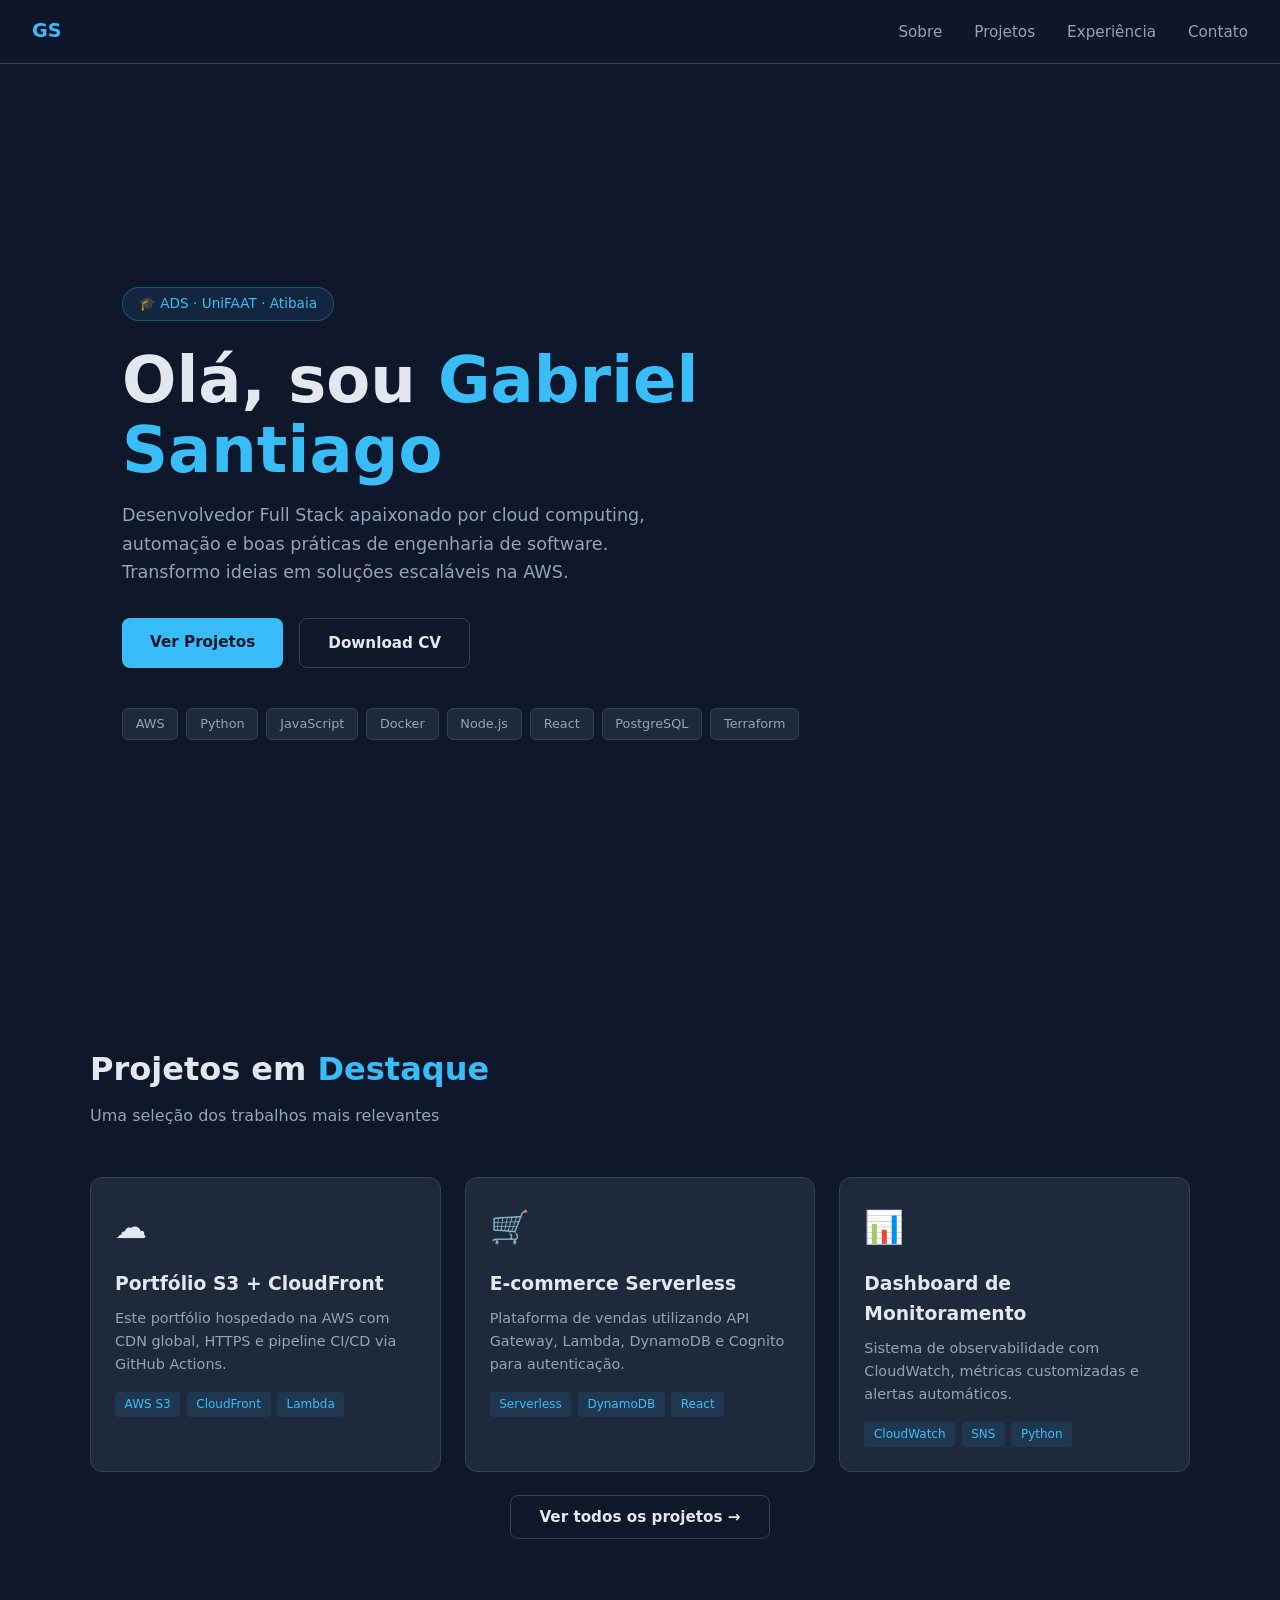
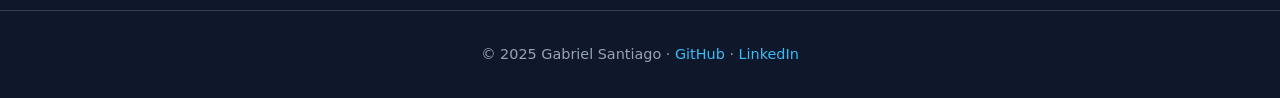
<file: Aula011/TF11-6324647/website/index.html>
<!DOCTYPE html>
<html lang="pt-BR">
<head>
  <meta charset="UTF-8">
  <meta name="viewport" content="width=device-width, initial-scale=1.0">
  <meta name="description" content="Portfólio de Gabriel Santiago - Desenvolvedor Full Stack e Estudante de ADS na UniFAAT">
  <meta name="keywords" content="desenvolvedor, full stack, AWS, cloud, portfólio">
  <meta property="og:title" content="Gabriel Santiago | Desenvolvedor Full Stack">
  <meta property="og:description" content="Portfólio profissional com projetos e experiências em desenvolvimento web e cloud computing.">
  <meta property="og:type" content="website">
  <title>Gabriel Santiago | Desenvolvedor Full Stack</title>
  <link rel="stylesheet" href="css/style.css">
  <link rel="icon" href="images/favicon.ico" type="image/x-icon">
</head>
<body>

<nav aria-label="Navegação principal">
  <span class="nav-logo">GS</span>
  <ul class="nav-links">
    <li><a href="#sobre">Sobre</a></li>
    <li><a href="projetos.html">Projetos</a></li>
    <li><a href="experiencia.html">Experiência</a></li>
    <li><a href="contato.html">Contato</a></li>
  </ul>
</nav>

<main>
  <!-- HERO -->
  <section id="sobre" class="hero" aria-labelledby="hero-title">
    <div class="hero-content">
      <span class="hero-badge">🎓 ADS · UniFAAT · Atibaia</span>
      <h1 id="hero-title">Olá, sou <span>Gabriel Santiago</span></h1>
      <p>Desenvolvedor Full Stack apaixonado por cloud computing, automação e boas práticas de engenharia de software. Transformo ideias em soluções escaláveis na AWS.</p>
      <div class="btn-group">
        <a href="projetos.html" class="btn btn-primary">Ver Projetos</a>
        <a href="docs/cv-gabriel-santiago.pdf" class="btn btn-outline" download>Download CV</a>
      </div>
      <div class="skills" aria-label="Tecnologias">
        <span class="skill-tag">AWS</span>
        <span class="skill-tag">Python</span>
        <span class="skill-tag">JavaScript</span>
        <span class="skill-tag">Docker</span>
        <span class="skill-tag">Node.js</span>
        <span class="skill-tag">React</span>
        <span class="skill-tag">PostgreSQL</span>
        <span class="skill-tag">Terraform</span>
      </div>
    </div>
  </section>

  <!-- DESTAQUES -->
  <section id="destaques" aria-labelledby="destaques-title">
    <div class="container">
      <h2 id="destaques-title" class="section-title">Projetos em <span>Destaque</span></h2>
      <p class="section-sub">Uma seleção dos trabalhos mais relevantes</p>
      <div class="cards-grid">
        <article class="card">
          <div class="card-icon" aria-hidden="true">☁️</div>
          <h3>Portfólio S3 + CloudFront</h3>
          <p>Este portfólio hospedado na AWS com CDN global, HTTPS e pipeline CI/CD via GitHub Actions.</p>
          <div class="card-tags">
            <span class="tag">AWS S3</span>
            <span class="tag">CloudFront</span>
            <span class="tag">Lambda</span>
          </div>
        </article>
        <article class="card">
          <div class="card-icon" aria-hidden="true">🛒</div>
          <h3>E-commerce Serverless</h3>
          <p>Plataforma de vendas utilizando API Gateway, Lambda, DynamoDB e Cognito para autenticação.</p>
          <div class="card-tags">
            <span class="tag">Serverless</span>
            <span class="tag">DynamoDB</span>
            <span class="tag">React</span>
          </div>
        </article>
        <article class="card">
          <div class="card-icon" aria-hidden="true">📊</div>
          <h3>Dashboard de Monitoramento</h3>
          <p>Sistema de observabilidade com CloudWatch, métricas customizadas e alertas automáticos.</p>
          <div class="card-tags">
            <span class="tag">CloudWatch</span>
            <span class="tag">SNS</span>
            <span class="tag">Python</span>
          </div>
        </article>
      </div>
      <div style="text-align:center; margin-top:2rem">
        <a href="projetos.html" class="btn btn-outline">Ver todos os projetos →</a>
      </div>
    </div>
  </section>
</main>

<footer>
  <p>© 2025 Gabriel Santiago · <a href="https://github.com/gabriel-santiago" target="_blank" rel="noopener">GitHub</a> · <a href="https://linkedin.com/in/gabriel-santiago" target="_blank" rel="noopener">LinkedIn</a></p>
</footer>

<script src="js/main.js" defer></script>
</body>
</html>
</file>
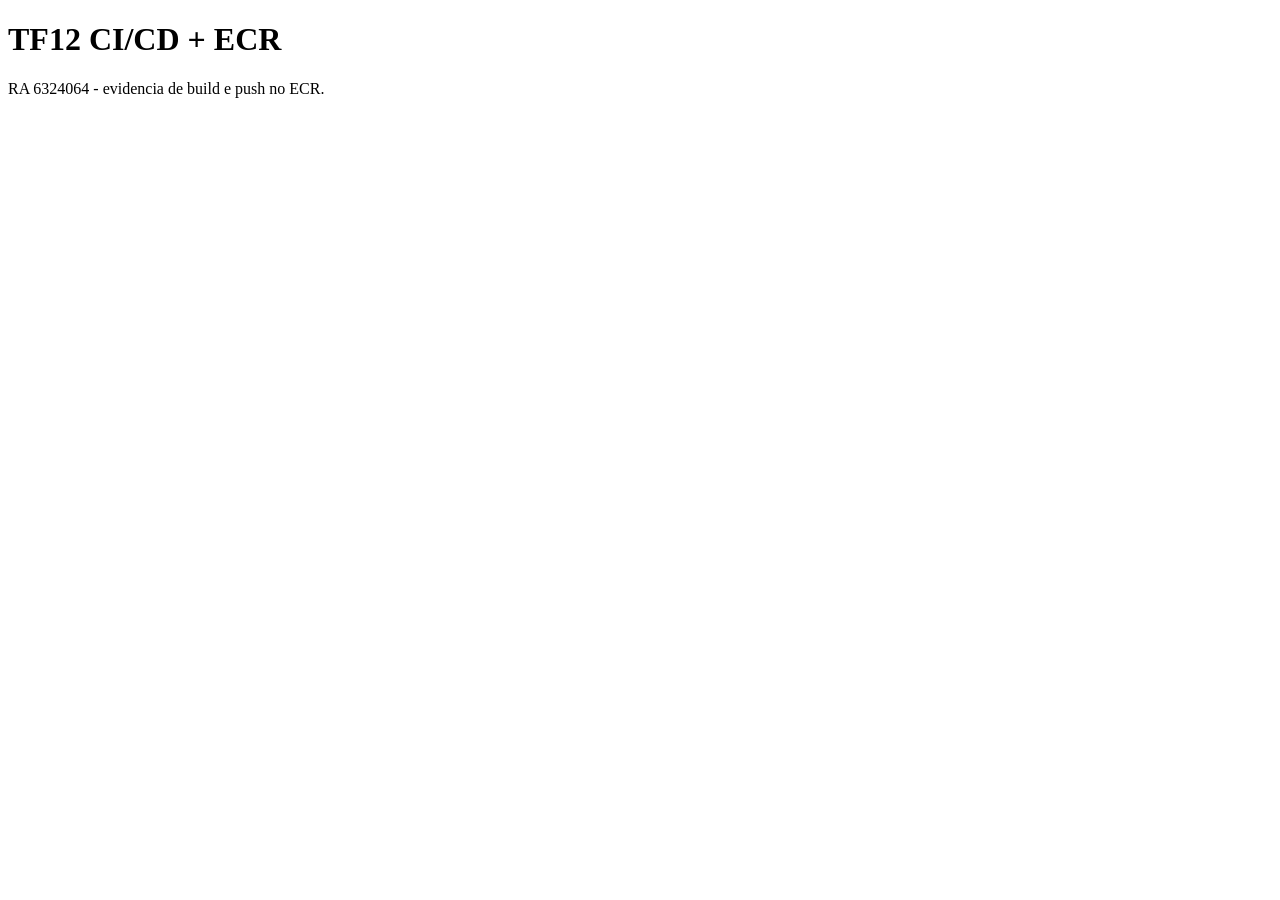
<file: Aula012/6324064/lab-app/index.html>
<!doctype html>
<html lang="pt-BR">
<head>
  <meta charset="UTF-8" />
  <title>TF12 - 6324064</title>
</head>
<body>
  <h1>TF12 CI/CD + ECR</h1>
  <p>RA 6324064 - evidencia de build e push no ECR.</p>
</body>
</html>
</file>
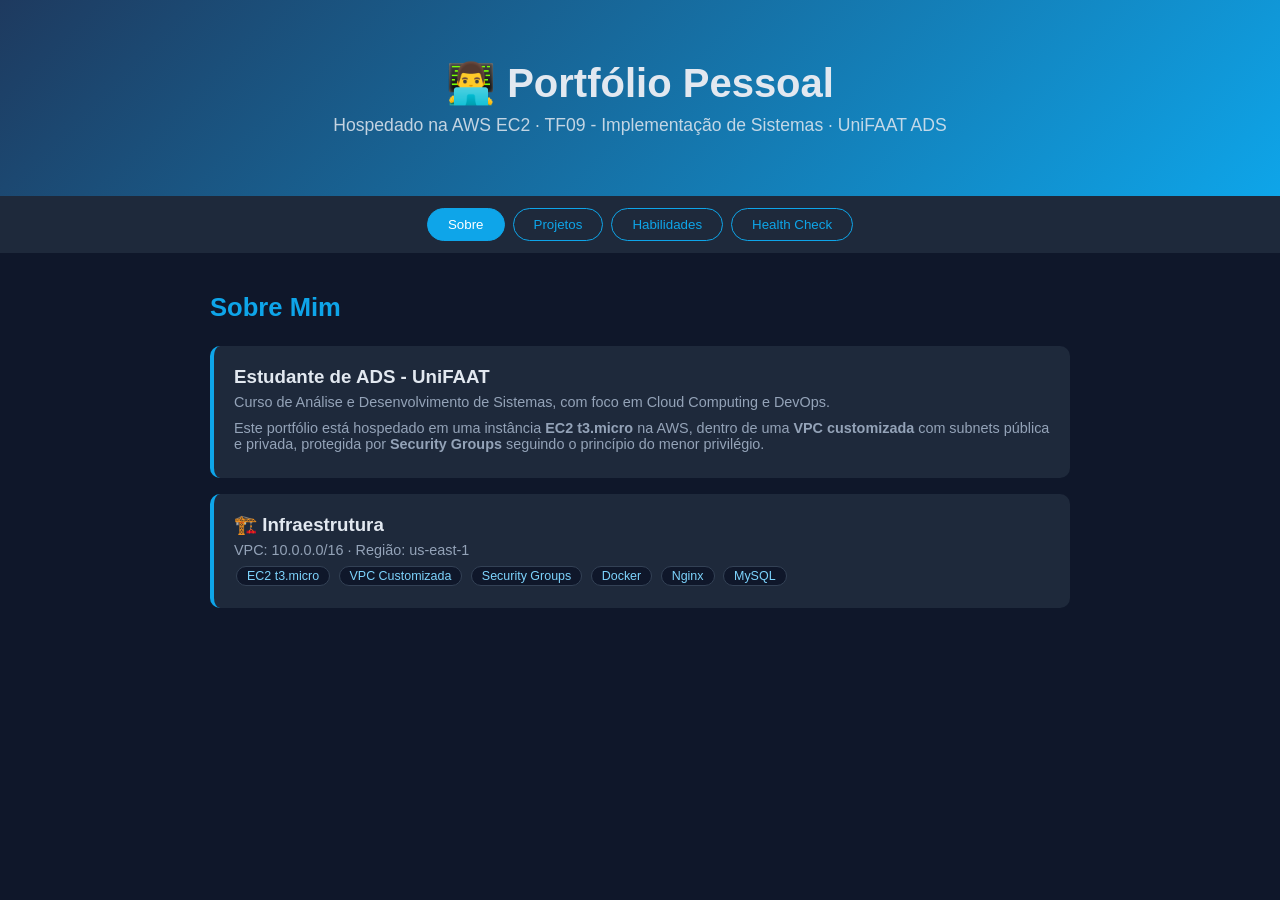
<file: Aula009/6324038/application/frontend/index.html>
<!DOCTYPE html>
<html lang="pt-BR">
<head>
    <meta charset="UTF-8">
    <meta name="viewport" content="width=device-width, initial-scale=1.0">
    <title>Portfólio - TF09 AWS</title>
    <style>
        * { box-sizing: border-box; margin: 0; padding: 0; }
        body { font-family: 'Segoe UI', sans-serif; background: #0f172a; color: #e2e8f0; }

        header {
            background: linear-gradient(135deg, #1e3a5f, #0ea5e9);
            padding: 60px 20px;
            text-align: center;
        }
        header h1 { font-size: 2.5rem; margin-bottom: 8px; }
        header p { font-size: 1.1rem; opacity: 0.85; }

        nav {
            background: #1e293b;
            display: flex;
            justify-content: center;
            gap: 8px;
            padding: 12px;
            flex-wrap: wrap;
        }
        nav button {
            background: transparent;
            border: 1px solid #0ea5e9;
            color: #0ea5e9;
            padding: 8px 20px;
            border-radius: 20px;
            cursor: pointer;
            transition: all 0.2s;
        }
        nav button:hover, nav button.active { background: #0ea5e9; color: #fff; }

        main { max-width: 900px; margin: 0 auto; padding: 40px 20px; }

        section { display: none; }
        section.active { display: block; }

        h2 { font-size: 1.6rem; margin-bottom: 24px; color: #0ea5e9; }

        /* Cards */
        .card {
            background: #1e293b;
            border-radius: 10px;
            padding: 20px;
            margin-bottom: 16px;
            border-left: 4px solid #0ea5e9;
        }
        .card h3 { margin-bottom: 6px; }
        .card p { color: #94a3b8; font-size: 0.9rem; margin-bottom: 6px; }
        .tag {
            display: inline-block;
            background: #0f172a;
            border: 1px solid #334155;
            border-radius: 12px;
            padding: 2px 10px;
            font-size: 0.78rem;
            margin: 2px;
            color: #7dd3fc;
        }

        /* Form */
        .form-group { margin-bottom: 14px; }
        label { display: block; margin-bottom: 4px; font-size: 0.9rem; color: #94a3b8; }
        input, textarea, select {
            width: 100%;
            background: #0f172a;
            border: 1px solid #334155;
            border-radius: 6px;
            padding: 10px;
            color: #e2e8f0;
            font-size: 0.95rem;
        }
        textarea { resize: vertical; min-height: 80px; }
        .btn {
            background: #0ea5e9;
            color: #fff;
            border: none;
            padding: 10px 24px;
            border-radius: 6px;
            cursor: pointer;
            font-size: 0.95rem;
            transition: background 0.2s;
        }
        .btn:hover { background: #0284c7; }
        .btn-danger { background: #ef4444; margin-left: 8px; }
        .btn-danger:hover { background: #dc2626; }

        /* Health */
        .health-box {
            background: #1e293b;
            border-radius: 10px;
            padding: 24px;
            margin-bottom: 20px;
        }
        .status-ok { color: #4ade80; }
        .status-err { color: #f87171; }
        .info-grid { display: grid; grid-template-columns: 1fr 1fr; gap: 12px; margin-top: 16px; }
        .info-item { background: #0f172a; padding: 12px; border-radius: 8px; }
        .info-item span { display: block; font-size: 0.8rem; color: #64748b; }
        .info-item strong { font-size: 1rem; }

        /* Skills */
        .skill-bar { margin-bottom: 14px; }
        .skill-bar label { display: flex; justify-content: space-between; margin-bottom: 4px; }
        .bar { background: #0f172a; border-radius: 10px; height: 8px; overflow: hidden; }
        .bar-fill { height: 100%; border-radius: 10px; background: linear-gradient(90deg, #0ea5e9, #38bdf8); }

        @media (max-width: 600px) {
            header h1 { font-size: 1.8rem; }
            .info-grid { grid-template-columns: 1fr; }
        }
    </style>
</head>
<body>

<header>
    <h1>👨‍💻 Portfólio Pessoal</h1>
    <p>Hospedado na AWS EC2 · TF09 - Implementação de Sistemas · UniFAAT ADS</p>
</header>

<nav>
    <button class="active" onclick="showSection('sobre', this)">Sobre</button>
    <button onclick="showSection('projetos', this)">Projetos</button>
    <button onclick="showSection('habilidades', this)">Habilidades</button>
    <button onclick="showSection('saude', this)">Health Check</button>
</nav>

<main>

    <!-- Sobre -->
    <section id="sobre" class="active">
        <h2>Sobre Mim</h2>
        <div class="card">
            <h3>Estudante de ADS - UniFAAT</h3>
            <p>Curso de Análise e Desenvolvimento de Sistemas, com foco em Cloud Computing e DevOps.</p>
            <p style="margin-top:10px;">Este portfólio está hospedado em uma instância <strong>EC2 t3.micro</strong> na AWS,
            dentro de uma <strong>VPC customizada</strong> com subnets pública e privada, protegida por <strong>Security Groups</strong>
            seguindo o princípio do menor privilégio.</p>
        </div>
        <div class="card">
            <h3>🏗️ Infraestrutura</h3>
            <p>VPC: 10.0.0.0/16 · Região: us-east-1</p>
            <span class="tag">EC2 t3.micro</span>
            <span class="tag">VPC Customizada</span>
            <span class="tag">Security Groups</span>
            <span class="tag">Docker</span>
            <span class="tag">Nginx</span>
            <span class="tag">MySQL</span>
        </div>
    </section>

    <!-- Projetos -->
    <section id="projetos">
        <h2>Projetos</h2>

        <div class="card" style="margin-bottom:24px;">
            <h3 style="margin-bottom:14px;">Adicionar Projeto</h3>
            <div class="form-group">
                <label>Título *</label>
                <input type="text" id="proj-title" placeholder="Nome do projeto">
            </div>
            <div class="form-group">
                <label>Descrição</label>
                <textarea id="proj-desc" placeholder="Descreva o projeto..."></textarea>
            </div>
            <div class="form-group">
                <label>Tecnologias</label>
                <input type="text" id="proj-tech" placeholder="Node.js, Docker, AWS...">
            </div>
            <div class="form-group">
                <label>GitHub URL</label>
                <input type="url" id="proj-url" placeholder="https://github.com/...">
            </div>
            <button class="btn" onclick="addProject()">Adicionar</button>
        </div>

        <div id="projects-list"><p style="color:#64748b;">Carregando projetos...</p></div>
    </section>

    <!-- Habilidades -->
    <section id="habilidades">
        <h2>Habilidades</h2>
        <div id="skills-list"><p style="color:#64748b;">Carregando habilidades...</p></div>
    </section>

    <!-- Health Check -->
    <section id="saude">
        <h2>Health Check</h2>
        <div class="health-box">
            <button class="btn" onclick="checkHealth()">Verificar Status</button>
            <div id="health-result" style="margin-top:16px;"></div>
        </div>
    </section>

</main>

<script>
    const API = '';
    const CSRF = 'tf09-csrf-token'; // deve bater com CSRF_TOKEN no .env

    function showSection(id, btn) {
        document.querySelectorAll('section').forEach(s => s.classList.remove('active'));
        document.querySelectorAll('nav button').forEach(b => b.classList.remove('active'));
        document.getElementById(id).classList.add('active');
        btn.classList.add('active');
        if (id === 'projetos') loadProjects();
        if (id === 'habilidades') loadSkills();
    }

    async function loadProjects() {
        try {
            const res = await fetch(`${API}/api/projects`);
            const projects = await res.json();
            const el = document.getElementById('projects-list');
            if (!projects.length) { el.innerHTML = '<p style="color:#64748b;">Nenhum projeto cadastrado.</p>'; return; }
            el.innerHTML = projects.map(p => `
                <div class="card" id="proj-${p.id}">
                    <h3>${p.title}</h3>
                    <p>${p.description || ''}</p>
                    ${p.tech_stack ? p.tech_stack.split(',').map(t => `<span class="tag">${t.trim()}</span>`).join('') : ''}
                    ${p.github_url ? `<p style="margin-top:8px;"><a href="${p.github_url}" target="_blank" style="color:#0ea5e9;">GitHub →</a></p>` : ''}
                    <button class="btn btn-danger" style="margin-top:10px;" onclick="deleteProject(${p.id})">Remover</button>
                </div>`).join('');
        } catch { document.getElementById('projects-list').innerHTML = '<p style="color:#f87171;">Erro ao carregar projetos.</p>'; }
    }

    async function addProject() {
        const title = document.getElementById('proj-title').value.trim();
        if (!title) { alert('Título é obrigatório'); return; }
        await fetch(`${API}/api/projects`, {
            method: 'POST',
            headers: { 'Content-Type': 'application/json', 'x-csrf-token': CSRF },
            body: JSON.stringify({
                title,
                description: document.getElementById('proj-desc').value,
                tech_stack: document.getElementById('proj-tech').value,
                github_url: document.getElementById('proj-url').value
            })
        });
        ['proj-title','proj-desc','proj-tech','proj-url'].forEach(id => document.getElementById(id).value = '');
        loadProjects();
    }

    async function deleteProject(id) {
        if (!confirm('Remover projeto?')) return;
        await fetch(`${API}/api/projects/${id}`, { method: 'DELETE', headers: { 'x-csrf-token': CSRF } });
        document.getElementById(`proj-${id}`)?.remove();
    }

    async function loadSkills() {
        try {
            const res = await fetch(`${API}/api/skills`);
            const skills = await res.json();
            const levels = { 'Básico': 33, 'Intermediário': 66, 'Avançado': 100 };
            const byCategory = skills.reduce((acc, s) => {
                (acc[s.category] = acc[s.category] || []).push(s); return acc;
            }, {});
            document.getElementById('skills-list').innerHTML = Object.entries(byCategory).map(([cat, items]) => `
                <div class="card">
                    <h3 style="margin-bottom:16px;">${cat}</h3>
                    ${items.map(s => `
                        <div class="skill-bar">
                            <label><span>${s.name}</span><span style="color:#64748b;">${s.level}</span></label>
                            <div class="bar"><div class="bar-fill" style="width:${levels[s.level] || 33}%"></div></div>
                        </div>`).join('')}
                </div>`).join('');
        } catch { document.getElementById('skills-list').innerHTML = '<p style="color:#f87171;">Erro ao carregar habilidades.</p>'; }
    }

    async function checkHealth() {
        document.getElementById('health-result').innerHTML = '<p style="color:#64748b;">Verificando...</p>';
        try {
            const res = await fetch(`${API}/health`);
            const data = await res.json();
            const ok = data.status === 'healthy';
            document.getElementById('health-result').innerHTML = `
                <p class="${ok ? 'status-ok' : 'status-err'}" style="font-size:1.2rem;margin-bottom:12px;">
                    ${ok ? '✅ Sistema Saudável' : '❌ Sistema com Problemas'}
                </p>
                <div class="info-grid">
                    <div class="info-item"><span>Status</span><strong>${data.status}</strong></div>
                    <div class="info-item"><span>Database</span><strong>${data.database}</strong></div>
                    <div class="info-item"><span>Instância</span><strong>${data.instance}</strong></div>
                    <div class="info-item"><span>Região</span><strong>${data.region}</strong></div>
                    <div class="info-item" style="grid-column:1/-1"><span>Timestamp</span><strong>${data.timestamp}</strong></div>
                </div>`;
        } catch (e) {
            document.getElementById('health-result').innerHTML =
                `<p class="status-err">❌ Erro: ${e.message}</p>`;
        }
    }
</script>
</body>
</html>
</file>
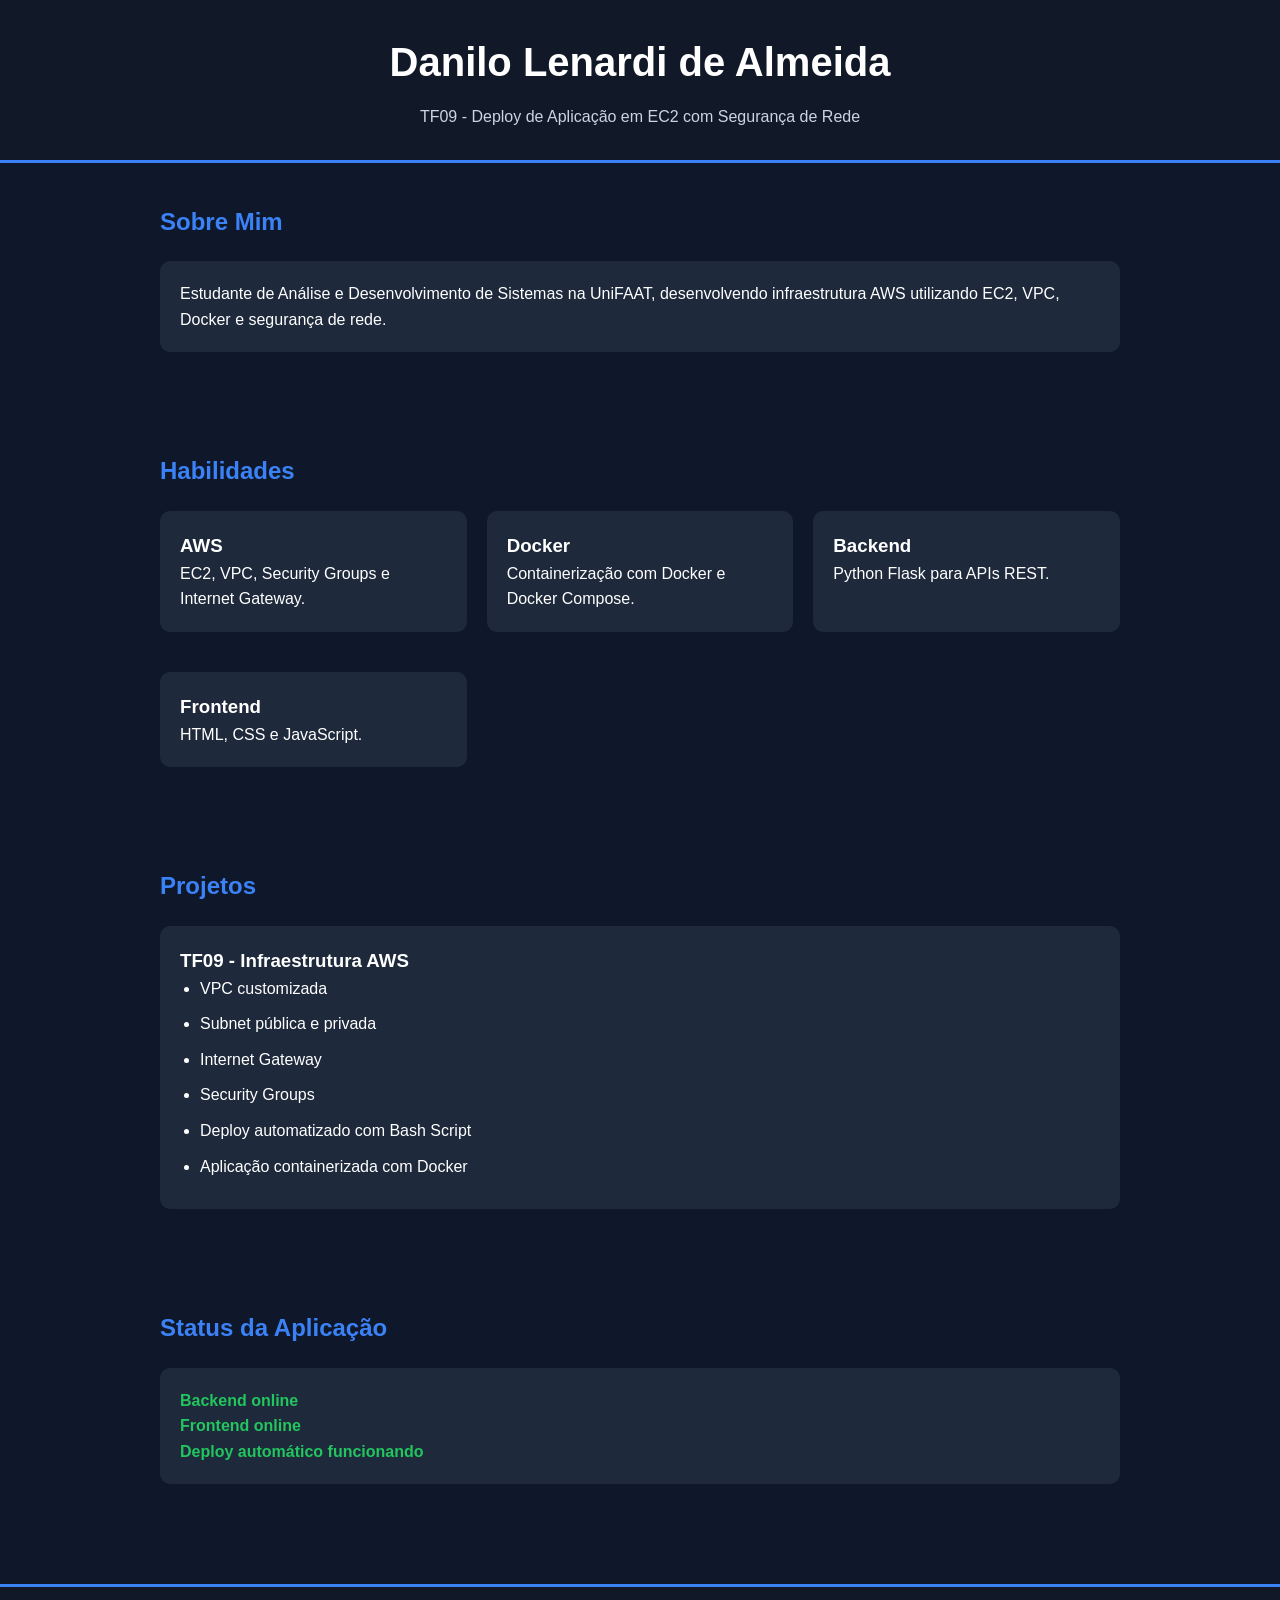
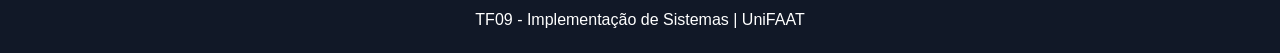
<file: Aula009/6324049/application/frontend/index.html>
<!DOCTYPE html>
<html lang="pt-BR">
<head>
    <meta charset="UTF-8">
    <meta name="viewport" content="width=device-width, initial-scale=1.0">
    <title>TF09 - Portfólio AWS</title>

    <style>
        *{
            margin:0;
            padding:0;
            box-sizing:border-box;
            font-family: Arial, Helvetica, sans-serif;
        }

        body{
            background:#0f172a;
            color:white;
            line-height:1.6;
        }

        header{
            background:#111827;
            padding:30px;
            text-align:center;
            border-bottom:3px solid #3b82f6;
        }

        header h1{
            font-size:40px;
            margin-bottom:10px;
        }

        header p{
            color:#cbd5e1;
        }

        section{
            max-width:1000px;
            margin:auto;
            padding:40px 20px;
        }

        h2{
            margin-bottom:20px;
            color:#3b82f6;
        }

        .card{
            background:#1e293b;
            padding:20px;
            border-radius:10px;
            margin-bottom:20px;
        }

        ul{
            padding-left:20px;
        }

        li{
            margin-bottom:10px;
        }

        .status{
            color:#22c55e;
            font-weight:bold;
        }

        footer{
            background:#111827;
            text-align:center;
            padding:20px;
            margin-top:40px;
            border-top:3px solid #3b82f6;
        }

        .grid{
            display:grid;
            grid-template-columns:repeat(auto-fit,minmax(250px,1fr));
            gap:20px;
        }
    </style>
</head>

<body>

    <header>
        <h1>Danilo Lenardi de Almeida</h1>
        <p>TF09 - Deploy de Aplicação em EC2 com Segurança de Rede</p>
    </header>

    <section>
        <h2>Sobre Mim</h2>

        <div class="card">
            <p>
                Estudante de Análise e Desenvolvimento de Sistemas na UniFAAT,
                desenvolvendo infraestrutura AWS utilizando EC2, VPC,
                Docker e segurança de rede.
            </p>
        </div>
    </section>

    <section>
        <h2>Habilidades</h2>

        <div class="grid">
            <div class="card">
                <h3>AWS</h3>
                <p>EC2, VPC, Security Groups e Internet Gateway.</p>
            </div>

            <div class="card">
                <h3>Docker</h3>
                <p>Containerização com Docker e Docker Compose.</p>
            </div>

            <div class="card">
                <h3>Backend</h3>
                <p>Python Flask para APIs REST.</p>
            </div>

            <div class="card">
                <h3>Frontend</h3>
                <p>HTML, CSS e JavaScript.</p>
            </div>
        </div>
    </section>

    <section>
        <h2>Projetos</h2>

        <div class="card">
            <h3>TF09 - Infraestrutura AWS</h3>

            <ul>
                <li>VPC customizada</li>
                <li>Subnet pública e privada</li>
                <li>Internet Gateway</li>
                <li>Security Groups</li>
                <li>Deploy automatizado com Bash Script</li>
                <li>Aplicação containerizada com Docker</li>
            </ul>
        </div>
    </section>

    <section>
        <h2>Status da Aplicação</h2>

        <div class="card">
            <p class="status">Backend online</p>
            <p class="status">Frontend online</p>
            <p class="status">Deploy automático funcionando</p>
        </div>
    </section>

    <footer>
        <p>
            TF09 - Implementação de Sistemas | UniFAAT
        </p>
    </footer>

</body>
</html>
</file>
<file: Aula011/6324073/website/css/style.css>
/* =========================================
   VARIÁVEIS E RESET
   ========================================= */
:root {
  --bg-primary:   #0d0d0d;
  --bg-secondary: #1a1a1a;
  --bg-card:      #242424;
  --accent:       #e63946;
  --accent-hover: #c1121f;
  --text-primary: #f0f0f0;
  --text-secondary: #a0a0a0;
  --text-white:   #ffffff;
  --border:       #333333;
  --shadow:       0 10px 30px rgba(0, 0, 0, 0.8);
  --radius:       6px;
  --transition:   all 0.25s cubic-bezier(0.645, 0.045, 0.355, 1);
  --font-mono:    'Courier New', Courier, monospace;
  --nav-height:   70px;
}

*, *::before, *::after {
  box-sizing: border-box;
  margin: 0;
  padding: 0;
}

html {
  scroll-behavior: smooth;
  font-size: 16px;
}

body {
  background-color: var(--bg-primary);
  color: var(--text-secondary);
  font-family: system-ui, -apple-system, BlinkMacSystemFont, 'Segoe UI', Roboto, sans-serif;
  line-height: 1.7;
  -webkit-font-smoothing: antialiased;
}

img {
  max-width: 100%;
  display: block;
}

a {
  color: var(--accent);
  text-decoration: none;
  transition: var(--transition);
}

a:hover { color: var(--accent-hover); }

ul { list-style: none; }

/* =========================================
   TIPOGRAFIA
   ========================================= */
h1, h2, h3, h4 {
  color: var(--text-white);
  font-weight: 700;
  line-height: 1.2;
}

/* =========================================
   NAV
   ========================================= */
.nav-header {
  position: fixed;
  top: 0;
  width: 100%;
  height: var(--nav-height);
  background: rgba(13, 13, 13, 0.9);
  backdrop-filter: blur(10px);
  z-index: 999;
  border-bottom: 1px solid var(--border);
  transition: var(--transition);
}

.nav-header.scrolled {
  box-shadow: 0 2px 20px rgba(0, 0, 0, 0.8);
}

.nav-container {
  max-width: 1200px;
  margin: 0 auto;
  padding: 0 24px;
  height: 100%;
  display: flex;
  align-items: center;
  justify-content: space-between;
}

.nav-logo {
  font-family: var(--font-mono);
  font-size: 1.4rem;
  font-weight: 700;
  color: var(--accent);
  letter-spacing: 2px;
}

.nav-links {
  display: flex;
  gap: 32px;
  align-items: center;
}

.nav-links a {
  font-family: var(--font-mono);
  font-size: 0.85rem;
  color: var(--text-primary);
  padding: 8px 0;
  position: relative;
}

.nav-links a::after {
  content: '';
  position: absolute;
  bottom: 0;
  left: 0;
  width: 0;
  height: 2px;
  background: var(--accent);
  transition: width 0.3s ease;
}

.nav-links a:hover::after,
.nav-links a.active::after {
  width: 100%;
}

.nav-links a:hover,
.nav-links a.active {
  color: var(--accent);
}

.nav-toggle {
  display: none;
  flex-direction: column;
  gap: 5px;
  background: none;
  border: none;
  cursor: pointer;
  padding: 4px;
}

.nav-toggle span {
  display: block;
  width: 26px;
  height: 2px;
  background: var(--accent);
  transition: var(--transition);
}

/* =========================================
   BOTÕES
   ========================================= */
.btn {
  display: inline-block;
  padding: 14px 28px;
  border-radius: var(--radius);
  font-family: var(--font-mono);
  font-size: 0.9rem;
  font-weight: 500;
  cursor: pointer;
  transition: var(--transition);
  border: 1px solid transparent;
}

.btn-primary {
  background: var(--accent);
  color: var(--bg-primary);
  border-color: var(--accent);
}

.btn-primary:hover {
  background: var(--accent-hover);
  border-color: var(--accent-hover);
  color: var(--bg-primary);
  transform: translateY(-2px);
}

.btn-outline {
  background: transparent;
  color: var(--accent);
  border-color: var(--accent);
}

.btn-outline:hover {
  background: rgba(230, 57, 70, 0.08);
  transform: translateY(-2px);
}

.btn-lg { padding: 18px 36px; font-size: 1rem; }

/* =========================================
   HERO
   ========================================= */
.hero {
  min-height: 100vh;
  display: flex;
  flex-direction: column;
  justify-content: center;
  padding: calc(var(--nav-height) + 40px) 24px 60px;
  max-width: 1000px;
  margin: 0 auto;
}

.hero-greeting {
  font-family: var(--font-mono);
  color: var(--accent);
  font-size: 1rem;
  margin-bottom: 16px;
  animation: fadeInUp 0.6s ease both;
}

.hero-name {
  font-size: clamp(2.5rem, 7vw, 5.5rem);
  color: var(--text-white);
  margin-bottom: 8px;
  animation: fadeInUp 0.6s 0.1s ease both;
}

.hero-subtitle {
  font-size: clamp(1.4rem, 4vw, 3.5rem);
  color: var(--text-secondary);
  margin-bottom: 28px;
  animation: fadeInUp 0.6s 0.2s ease both;
}

.hero-description {
  max-width: 560px;
  font-size: 1.05rem;
  margin-bottom: 40px;
  animation: fadeInUp 0.6s 0.3s ease both;
}

.hero-cta {
  display: flex;
  gap: 16px;
  flex-wrap: wrap;
  animation: fadeInUp 0.6s 0.4s ease both;
}

.hero-scroll {
  margin-top: 60px;
  text-align: center;
  animation: bounce 2s infinite;
  color: var(--accent);
  font-size: 1.4rem;
}

/* =========================================
   SEÇÕES
   ========================================= */
.section {
  padding: 80px 24px;
}

.section-alt {
  background: var(--bg-secondary);
}

.section-container {
  max-width: 1000px;
  margin: 0 auto;
}

.text-center { text-align: center; }

.section-title {
  font-size: 1.8rem;
  margin-bottom: 48px;
  display: flex;
  align-items: center;
  gap: 12px;
}

.section-title::after {
  content: '';
  flex: 1;
  height: 1px;
  background: var(--border);
  max-width: 300px;
}

.section-number {
  font-family: var(--font-mono);
  color: var(--accent);
  font-size: 1.2rem;
  font-weight: 400;
}

/* =========================================
   SOBRE
   ========================================= */
.about-grid {
  display: grid;
  grid-template-columns: 3fr 2fr;
  gap: 60px;
  align-items: start;
}

.about-text p { margin-bottom: 16px; }

.skills-list {
  display: grid;
  grid-template-columns: repeat(2, 1fr);
  gap: 8px;
  margin-top: 12px;
}

.skills-list li {
  font-family: var(--font-mono);
  font-size: 0.85rem;
  color: var(--text-secondary);
  padding-left: 20px;
  position: relative;
}

.skills-list li::before {
  content: '▹';
  position: absolute;
  left: 0;
  color: var(--accent);
}

.about-image { display: flex; justify-content: center; }

.image-wrapper {
  width: 240px;
  height: 240px;
  border-radius: 50%;
  border: 2px solid var(--accent);
  overflow: hidden;
  display: flex;
  align-items: center;
  justify-content: center;
  background: var(--bg-card);
}

.image-placeholder svg { width: 100%; height: 100%; }

/* =========================================
   FEATURED CARDS
   ========================================= */
.featured-grid {
  display: grid;
  gap: 24px;
}

.featured-card {
  background: var(--bg-card);
  border: 1px solid var(--border);
  border-radius: var(--radius);
  padding: 32px;
  transition: var(--transition);
}

.featured-card:hover {
  transform: translateY(-4px);
  border-color: var(--accent);
  box-shadow: var(--shadow);
}

.card-overline {
  font-family: var(--font-mono);
  font-size: 0.8rem;
  color: var(--accent);
  margin-bottom: 8px;
}

.card-title {
  font-size: 1.3rem;
  margin-bottom: 16px;
}

.card-title a { color: var(--text-white); }
.card-title a:hover { color: var(--accent); }

.card-description { margin-bottom: 20px; }

.card-tech {
  display: flex;
  flex-wrap: wrap;
  gap: 12px;
  margin-bottom: 20px;
}

.card-tech li {
  font-family: var(--font-mono);
  font-size: 0.78rem;
  color: var(--text-secondary);
}

.card-tech li::before { content: ''; }

.card-link {
  font-family: var(--font-mono);
  font-size: 0.85rem;
  color: var(--accent);
}

.section-cta {
  text-align: center;
  margin-top: 48px;
}

/* =========================================
   PROJETOS GRID
   ========================================= */
.projects-grid {
  display: grid;
  grid-template-columns: repeat(auto-fill, minmax(300px, 1fr));
  gap: 20px;
}

.project-card {
  background: var(--bg-card);
  border: 1px solid var(--border);
  border-radius: var(--radius);
  padding: 28px;
  display: flex;
  flex-direction: column;
  transition: var(--transition);
}

.project-card:hover {
  transform: translateY(-4px);
  border-color: var(--accent);
  box-shadow: var(--shadow);
}

.project-card-header {
  display: flex;
  justify-content: space-between;
  align-items: flex-start;
  margin-bottom: 20px;
}

.project-icon {
  color: var(--accent);
  font-size: 2rem;
}

.project-links a {
  color: var(--text-secondary);
  font-size: 1rem;
  margin-left: 12px;
}

.project-links a:hover { color: var(--accent); }

.project-title {
  font-size: 1.1rem;
  margin-bottom: 12px;
  color: var(--text-white);
}

.project-desc {
  font-size: 0.9rem;
  flex: 1;
  margin-bottom: 20px;
}

.project-tech {
  display: flex;
  flex-wrap: wrap;
  gap: 10px;
}

.project-tech li {
  font-family: var(--font-mono);
  font-size: 0.76rem;
  color: var(--text-secondary);
}

/* =========================================
   UPLOAD SECTION
   ========================================= */
.upload-section {
  background: var(--bg-secondary);
  border: 1px dashed var(--border);
  border-radius: var(--radius);
  padding: 40px;
  text-align: center;
  margin-top: 48px;
}

.upload-section h3 { color: var(--text-primary); margin-bottom: 12px; }

.upload-area {
  border: 2px dashed var(--accent);
  border-radius: var(--radius);
  padding: 40px;
  margin: 20px 0;
  cursor: pointer;
  transition: var(--transition);
}

.upload-area:hover { background: rgba(230, 57, 70, 0.04); }
.upload-area.dragover { background: rgba(230, 57, 70, 0.08); }

.upload-area input[type="file"] { display: none; }

.upload-icon { font-size: 2.5rem; margin-bottom: 12px; }

.upload-preview {
  display: flex;
  flex-wrap: wrap;
  gap: 12px;
  margin-top: 16px;
  justify-content: center;
}

.upload-preview img {
  width: 100px;
  height: 100px;
  object-fit: cover;
  border-radius: 4px;
  border: 1px solid var(--border);
}

.progress-bar-wrapper {
  background: var(--border);
  border-radius: 4px;
  height: 6px;
  overflow: hidden;
  margin-top: 12px;
  display: none;
}

.progress-bar {
  height: 100%;
  background: var(--accent);
  width: 0%;
  transition: width 0.3s ease;
}

/* =========================================
   TIMELINE (EXPERIÊNCIA)
   ========================================= */
.timeline {
  position: relative;
  padding-left: 32px;
}

.timeline::before {
  content: '';
  position: absolute;
  left: 8px;
  top: 0;
  bottom: 0;
  width: 2px;
  background: var(--border);
}

.timeline-item {
  position: relative;
  margin-bottom: 48px;
}

.timeline-item::before {
  content: '';
  position: absolute;
  left: -28px;
  top: 6px;
  width: 12px;
  height: 12px;
  border-radius: 50%;
  background: var(--accent);
  border: 2px solid var(--bg-primary);
}

.timeline-date {
  font-family: var(--font-mono);
  font-size: 0.8rem;
  color: var(--accent);
  margin-bottom: 6px;
}

.timeline-title {
  font-size: 1.15rem;
  color: var(--text-white);
  margin-bottom: 4px;
}

.timeline-org {
  font-size: 0.95rem;
  color: var(--accent);
  margin-bottom: 12px;
}

.timeline-desc { font-size: 0.95rem; }

.timeline-tags {
  display: flex;
  flex-wrap: wrap;
  gap: 8px;
  margin-top: 12px;
}

.tag {
  font-family: var(--font-mono);
  font-size: 0.75rem;
  background: rgba(230, 57, 70, 0.1);
  color: var(--accent);
  padding: 3px 10px;
  border-radius: 20px;
  border: 1px solid rgba(230, 57, 70, 0.25);
}

/* =========================================
   CERTIFICAÇÕES
   ========================================= */
.certs-grid {
  display: grid;
  grid-template-columns: repeat(auto-fill, minmax(240px, 1fr));
  gap: 16px;
  margin-top: 48px;
}

.cert-card {
  background: var(--bg-card);
  border: 1px solid var(--border);
  border-radius: var(--radius);
  padding: 20px;
  display: flex;
  align-items: flex-start;
  gap: 16px;
  transition: var(--transition);
}

.cert-card:hover { border-color: var(--accent); }

.cert-icon { font-size: 1.8rem; flex-shrink: 0; }

.cert-title { font-size: 0.9rem; color: var(--text-primary); font-weight: 600; }
.cert-org { font-size: 0.8rem; color: var(--text-secondary); margin-top: 2px; }
.cert-year { font-family: var(--font-mono); font-size: 0.75rem; color: var(--accent); margin-top: 4px; }

/* =========================================
   FORMULÁRIO DE CONTATO
   ========================================= */
.contact-grid {
  display: grid;
  grid-template-columns: 1fr 1fr;
  gap: 60px;
  align-items: start;
}

.contact-info h3 {
  font-size: 1.3rem;
  margin-bottom: 16px;
  color: var(--text-white);
}

.contact-info p { margin-bottom: 28px; }

.contact-links {
  display: flex;
  flex-direction: column;
  gap: 12px;
}

.contact-link-item {
  display: flex;
  align-items: center;
  gap: 10px;
  color: var(--text-secondary);
  font-size: 0.9rem;
}

.contact-link-item a { color: var(--accent); }

.form-group {
  margin-bottom: 20px;
}

.form-group label {
  display: block;
  font-family: var(--font-mono);
  font-size: 0.8rem;
  color: var(--text-secondary);
  margin-bottom: 6px;
}

.form-group input,
.form-group textarea,
.form-group select {
  width: 100%;
  padding: 12px 16px;
  background: var(--bg-secondary);
  border: 1px solid var(--border);
  border-radius: var(--radius);
  color: var(--text-primary);
  font-family: inherit;
  font-size: 0.95rem;
  transition: var(--transition);
  outline: none;
}

.form-group input:focus,
.form-group textarea:focus,
.form-group select:focus {
  border-color: var(--accent);
  box-shadow: 0 0 0 2px rgba(230, 57, 70, 0.15);
}

.form-group textarea {
  min-height: 160px;
  resize: vertical;
}

.form-status {
  margin-top: 12px;
  padding: 12px 16px;
  border-radius: var(--radius);
  font-size: 0.9rem;
  display: none;
}

.form-status.success {
  background: rgba(100, 255, 218, 0.1);
  border: 1px solid var(--accent);
  color: var(--accent);
  display: block;
}

.form-status.error {
  background: rgba(255, 140, 0, 0.1);
  border: 1px solid #ff8c00;
  color: #ff8c00;
  display: block;
}

/* =========================================
   CTA CONTATO
   ========================================= */
.cta-text {
  max-width: 560px;
  margin: 0 auto 40px;
  font-size: 1.05rem;
}

/* =========================================
   FOOTER
   ========================================= */
.footer {
  padding: 40px 24px;
  background: var(--bg-primary);
  border-top: 1px solid var(--border);
  text-align: center;
}

.footer-container { max-width: 1000px; margin: 0 auto; }

.footer-social {
  display: flex;
  justify-content: center;
  gap: 24px;
  margin-bottom: 20px;
}

.footer-social a {
  color: var(--text-secondary);
  transition: var(--transition);
  display: flex;
  align-items: center;
}

.footer-social a:hover {
  color: var(--accent);
  transform: translateY(-3px);
}

.footer-credit {
  font-family: var(--font-mono);
  font-size: 0.82rem;
  color: var(--text-secondary);
}

/* =========================================
   TOAST / NOTIFICAÇÕES
   ========================================= */
.toast {
  position: fixed;
  bottom: 24px;
  right: 24px;
  background: var(--bg-card);
  border: 1px solid var(--accent);
  color: var(--text-primary);
  padding: 14px 20px;
  border-radius: var(--radius);
  font-size: 0.9rem;
  z-index: 9999;
  transform: translateY(100px);
  opacity: 0;
  transition: var(--transition);
}

.toast.show {
  transform: translateY(0);
  opacity: 1;
}

/* =========================================
   ANIMAÇÕES
   ========================================= */
@keyframes fadeInUp {
  from { opacity: 0; transform: translateY(30px); }
  to   { opacity: 1; transform: translateY(0); }
}

@keyframes bounce {
  0%, 100% { transform: translateY(0); }
  50%       { transform: translateY(-8px); }
}

.fade-in {
  opacity: 0;
  transform: translateY(20px);
  transition: opacity 0.5s ease, transform 0.5s ease;
}

.fade-in.visible {
  opacity: 1;
  transform: translateY(0);
}

/* =========================================
   RESPONSIVO
   ========================================= */
@media (max-width: 768px) {
  .nav-toggle { display: flex; }

  .nav-links {
    position: fixed;
    top: var(--nav-height);
    right: -100%;
    width: min(280px, 80vw);
    height: calc(100vh - var(--nav-height));
    background: var(--bg-secondary);
    flex-direction: column;
    justify-content: flex-start;
    padding: 40px 32px;
    gap: 24px;
    border-left: 1px solid var(--border);
    transition: right 0.3s ease;
  }

  .nav-links.open { right: 0; }

  .about-grid  { grid-template-columns: 1fr; }
  .about-image { order: -1; }

  .contact-grid { grid-template-columns: 1fr; gap: 40px; }

  .hero-name { font-size: 2.2rem; }
  .hero-subtitle { font-size: 1.3rem; }
}

@media (max-width: 480px) {
  .hero-cta { flex-direction: column; }
  .btn { width: 100%; text-align: center; }
  .section { padding: 60px 20px; }
  .section-title { font-size: 1.4rem; }
}
</file>
<file: Aula011/6324537/website/css/style.css>
body { font-family: 'Segoe UI', Arial, sans-serif; margin: 0; padding: 20px; background: #f4f6f9; color: #333; }
header { background: #232f3e; color: white; padding: 20px; text-align: center; border-radius: 6px; }
nav { margin: 20px 0; text-align: center; }
nav a { margin: 0 15px; color: #232f3e; text-decoration: none; font-weight: bold; }
main { background: white; padding: 20px; border-radius: 6px; box-shadow: 0 2px 5px rgba(0,0,0,0.05); max-width: 800px; margin: 0 auto; }
footer { text-align: center; margin-top: 40px; font-size: 0.8em; color: #666; }
</file>
<file: Aula011/6324548/website/css/style.css>
:root {
  --bg: #0d1117;
  --bg-card: #161b22;
  --bg-hover: #1c2128;
  --border: #30363d;
  --text: #e6edf3;
  --text-muted: #8b949e;
  --accent: #58a6ff;
  --accent-green: #3fb950;
  --accent-purple: #bc8cff;
  --accent-orange: #f0883e;
  --radius: 8px;
  --font: 'Segoe UI', system-ui, -apple-system, sans-serif;
  --max-w: 1100px;
  --nav-h: 60px;
}

*, *::before, *::after { box-sizing: border-box; margin: 0; padding: 0; }

html { scroll-behavior: smooth; }

body {
  background: var(--bg);
  color: var(--text);
  font-family: var(--font);
  font-size: 16px;
  line-height: 1.6;
  min-height: 100vh;
}

a { color: var(--accent); text-decoration: none; }
a:hover { text-decoration: underline; }

img { max-width: 100%; height: auto; display: block; }

/* ── NAV ── */
nav {
  position: sticky;
  top: 0;
  z-index: 100;
  height: var(--nav-h);
  background: rgba(13,17,23,0.92);
  backdrop-filter: blur(8px);
  border-bottom: 1px solid var(--border);
  display: flex;
  align-items: center;
  padding: 0 1.5rem;
}

.nav-inner {
  max-width: var(--max-w);
  width: 100%;
  margin: 0 auto;
  display: flex;
  align-items: center;
  justify-content: space-between;
}

.nav-logo {
  font-weight: 700;
  font-size: 1.1rem;
  color: var(--text);
  letter-spacing: 0.5px;
}
.nav-logo span { color: var(--accent); }

.nav-links {
  display: flex;
  gap: 1.5rem;
  list-style: none;
}

.nav-links a {
  color: var(--text-muted);
  font-size: 0.9rem;
  transition: color 0.2s;
}
.nav-links a:hover,
.nav-links a.active { color: var(--text); text-decoration: none; }

.hamburger {
  display: none;
  flex-direction: column;
  gap: 5px;
  cursor: pointer;
  padding: 4px;
}
.hamburger span {
  width: 22px;
  height: 2px;
  background: var(--text);
  border-radius: 2px;
  transition: 0.3s;
}

/* ── LAYOUT ── */
main { max-width: var(--max-w); margin: 0 auto; padding: 2rem 1.5rem 4rem; }

section { margin-bottom: 4rem; }

h1 { font-size: clamp(1.8rem, 4vw, 2.8rem); font-weight: 700; line-height: 1.2; }
h2 { font-size: 1.5rem; font-weight: 600; margin-bottom: 1.5rem; color: var(--text); }
h2::after {
  content: '';
  display: block;
  width: 40px;
  height: 3px;
  background: var(--accent);
  margin-top: 6px;
  border-radius: 2px;
}
h3 { font-size: 1.1rem; font-weight: 600; }
p { color: var(--text-muted); }

/* ── HERO ── */
.hero {
  min-height: calc(100vh - var(--nav-h));
  display: flex;
  align-items: center;
  padding: 3rem 0;
}

.hero-content { max-width: 680px; }

.hero-badge {
  display: inline-flex;
  align-items: center;
  gap: 6px;
  background: rgba(88,166,255,0.1);
  border: 1px solid rgba(88,166,255,0.3);
  color: var(--accent);
  font-size: 0.8rem;
  padding: 4px 12px;
  border-radius: 20px;
  margin-bottom: 1.5rem;
}
.hero-badge::before { content: ''; width: 6px; height: 6px; background: var(--accent-green); border-radius: 50%; }

.hero h1 { margin-bottom: 1rem; }
.hero h1 em { font-style: normal; color: var(--accent); }

.hero-desc {
  font-size: 1.1rem;
  color: var(--text-muted);
  margin-bottom: 2rem;
  max-width: 560px;
}

.hero-actions { display: flex; gap: 1rem; flex-wrap: wrap; }

.btn {
  display: inline-flex;
  align-items: center;
  gap: 8px;
  padding: 10px 20px;
  border-radius: var(--radius);
  font-size: 0.9rem;
  font-weight: 500;
  cursor: pointer;
  border: none;
  transition: all 0.2s;
}
.btn-primary { background: var(--accent); color: #0d1117; }
.btn-primary:hover { background: #79c0ff; text-decoration: none; }
.btn-outline {
  background: transparent;
  color: var(--text);
  border: 1px solid var(--border);
}
.btn-outline:hover { background: var(--bg-hover); border-color: var(--text-muted); text-decoration: none; }

.hero-skills {
  display: flex;
  gap: 0.6rem;
  flex-wrap: wrap;
  margin-top: 2.5rem;
}

/* ── TAGS / CHIPS ── */
.tag {
  background: var(--bg-card);
  border: 1px solid var(--border);
  color: var(--text-muted);
  font-size: 0.78rem;
  padding: 3px 10px;
  border-radius: 20px;
}
.tag-blue { border-color: rgba(88,166,255,0.4); color: var(--accent); background: rgba(88,166,255,0.08); }
.tag-green { border-color: rgba(63,185,80,0.4); color: var(--accent-green); background: rgba(63,185,80,0.08); }
.tag-purple { border-color: rgba(188,140,255,0.4); color: var(--accent-purple); background: rgba(188,140,255,0.08); }
.tag-orange { border-color: rgba(240,136,62,0.4); color: var(--accent-orange); background: rgba(240,136,62,0.08); }

/* ── CARDS ── */
.card {
  background: var(--bg-card);
  border: 1px solid var(--border);
  border-radius: var(--radius);
  padding: 1.5rem;
  transition: border-color 0.2s, transform 0.2s;
}
.card:hover { border-color: var(--accent); transform: translateY(-2px); }

.grid-2 { display: grid; grid-template-columns: repeat(auto-fill, minmax(300px, 1fr)); gap: 1.2rem; }
.grid-3 { display: grid; grid-template-columns: repeat(auto-fill, minmax(240px, 1fr)); gap: 1rem; }

/* ── ABOUT ── */
.about-grid {
  display: grid;
  grid-template-columns: 1fr 1fr;
  gap: 2rem;
  align-items: start;
}

.skills-list { display: flex; flex-wrap: wrap; gap: 0.5rem; }

/* ── PROJECTS ── */
.project-card { display: flex; flex-direction: column; gap: 0.8rem; }
.project-card h3 { color: var(--text); }
.project-card p { font-size: 0.9rem; flex: 1; }
.project-tags { display: flex; flex-wrap: wrap; gap: 0.4rem; }
.project-links { display: flex; gap: 0.8rem; margin-top: auto; }
.project-links a { font-size: 0.85rem; color: var(--text-muted); }
.project-links a:hover { color: var(--accent); }

/* ── TIMELINE ── */
.timeline { position: relative; padding-left: 2rem; }
.timeline::before {
  content: '';
  position: absolute;
  left: 0;
  top: 6px;
  bottom: 0;
  width: 2px;
  background: var(--border);
}

.timeline-item {
  position: relative;
  padding-bottom: 2.5rem;
}
.timeline-item::before {
  content: '';
  position: absolute;
  left: -2.35rem;
  top: 6px;
  width: 10px;
  height: 10px;
  border-radius: 50%;
  background: var(--accent);
  border: 2px solid var(--bg);
}

.timeline-date {
  font-size: 0.8rem;
  color: var(--accent);
  font-weight: 600;
  margin-bottom: 0.3rem;
}
.timeline-title { font-size: 1rem; font-weight: 600; color: var(--text); margin-bottom: 0.2rem; }
.timeline-org { font-size: 0.85rem; color: var(--text-muted); margin-bottom: 0.5rem; }
.timeline-desc { font-size: 0.9rem; color: var(--text-muted); }

/* ── CONTACT FORM ── */
.contact-grid {
  display: grid;
  grid-template-columns: 1fr 1.5fr;
  gap: 3rem;
  align-items: start;
}

.contact-info { display: flex; flex-direction: column; gap: 1.2rem; }

.contact-item { display: flex; align-items: center; gap: 0.8rem; }
.contact-icon {
  width: 38px;
  height: 38px;
  background: var(--bg-card);
  border: 1px solid var(--border);
  border-radius: var(--radius);
  display: flex;
  align-items: center;
  justify-content: center;
  font-size: 1rem;
  flex-shrink: 0;
}

form { display: flex; flex-direction: column; gap: 1rem; }

.form-group { display: flex; flex-direction: column; gap: 0.4rem; }
.form-row { display: grid; grid-template-columns: 1fr 1fr; gap: 1rem; }
label { font-size: 0.85rem; color: var(--text-muted); }

input, textarea, select {
  background: var(--bg-card);
  border: 1px solid var(--border);
  border-radius: var(--radius);
  color: var(--text);
  font-family: var(--font);
  font-size: 0.9rem;
  padding: 10px 14px;
  width: 100%;
  transition: border-color 0.2s;
}
input:focus, textarea:focus { outline: none; border-color: var(--accent); }
textarea { resize: vertical; min-height: 120px; }

.upload-area {
  border: 2px dashed var(--border);
  border-radius: var(--radius);
  padding: 2rem;
  text-align: center;
  cursor: pointer;
  transition: border-color 0.2s;
}
.upload-area:hover { border-color: var(--accent); }
.upload-area.dragover { border-color: var(--accent); background: rgba(88,166,255,0.05); }

.form-feedback {
  padding: 10px 14px;
  border-radius: var(--radius);
  font-size: 0.9rem;
  display: none;
}
.form-feedback.success { background: rgba(63,185,80,0.1); border: 1px solid var(--accent-green); color: var(--accent-green); }
.form-feedback.error { background: rgba(248,81,73,0.1); border: 1px solid #f85149; color: #f85149; }

/* ── FOOTER ── */
footer {
  border-top: 1px solid var(--border);
  padding: 2rem 1.5rem;
  text-align: center;
}
footer p { font-size: 0.85rem; color: var(--text-muted); }

/* ── 404 ── */
.not-found {
  display: flex;
  flex-direction: column;
  align-items: center;
  justify-content: center;
  min-height: calc(100vh - var(--nav-h));
  text-align: center;
  gap: 1rem;
}
.not-found h1 { font-size: 6rem; color: var(--accent); line-height: 1; }

/* ── STATUS ── */
.status-badge {
  display: inline-flex;
  align-items: center;
  gap: 6px;
  font-size: 0.78rem;
  padding: 2px 10px;
  border-radius: 20px;
}
.status-badge::before { content: ''; width: 6px; height: 6px; border-radius: 50%; }
.status-available { background: rgba(63,185,80,0.1); color: var(--accent-green); border: 1px solid rgba(63,185,80,0.3); }
.status-available::before { background: var(--accent-green); }

/* ── RESPONSIVE ── */
@media (max-width: 768px) {
  .nav-links {
    display: none;
    position: fixed;
    top: var(--nav-h);
    left: 0; right: 0;
    background: var(--bg-card);
    border-bottom: 1px solid var(--border);
    flex-direction: column;
    padding: 1rem 1.5rem;
    gap: 1rem;
  }
  .nav-links.open { display: flex; }
  .hamburger { display: flex; }

  .hero { min-height: auto; padding: 3rem 0; }
  .about-grid { grid-template-columns: 1fr; }
  .contact-grid { grid-template-columns: 1fr; gap: 2rem; }
  .form-row { grid-template-columns: 1fr; }
}

@media (max-width: 480px) {
  main { padding: 1.5rem 1rem 3rem; }
  .hero-actions { flex-direction: column; }
  .btn { justify-content: center; }
}
</file>
<file: Aula011/6324696/website/css/style.css>
/* ===== RESET & BASE ===== */
*, *::before, *::after { box-sizing: border-box; margin: 0; padding: 0; }

:root {
  --bg:        #0d0f1a;
  --bg-card:   #161929;
  --bg-card2:  #0d0f1a;
  --primary:   #a78bfa;
  --accent:    #34d399;
  --text:      #e8e6f0;
  --muted:     #9490a8;
  --border:    #2a2d45;
  --success:   #34d399;
  --danger:    #f87171;
  --nav-h:     64px;
  --radius:    12px;
  --shadow:    0 4px 24px rgba(0,0,0,0.5);
  --trans:     .25s ease;
  --max-w:     1140px;
}

html { scroll-behavior: smooth; font-size: 16px; }

body {
  background: var(--bg);
  color: var(--text);
  font-family: 'Inter', system-ui, -apple-system, sans-serif;
  line-height: 1.7;
  min-height: 100vh;
}

/* ===== TYPOGRAPHY ===== */
h1,h2,h3,h4 { line-height: 1.2; font-weight: 700; }
h1 { font-size: clamp(2rem, 5vw, 3.5rem); }
h2 { font-size: clamp(1.5rem, 3vw, 2.25rem); }
h3 { font-size: 1.25rem; }
p  { color: var(--muted); }

a { color: var(--primary); text-decoration: none; transition: color var(--trans); }
a:hover { color: var(--accent); }

/* ===== LAYOUT HELPERS ===== */
.container { max-width: var(--max-w); margin: 0 auto; padding: 0 1.5rem; }
.section    { padding: 5rem 0; }
.section-title {
  font-size: clamp(1.5rem, 3vw, 2rem);
  margin-bottom: .5rem;
  position: relative;
  display: inline-block;
}
.section-title::after {
  content: '';
  display: block;
  width: 60%;
  height: 3px;
  background: linear-gradient(90deg, var(--primary), var(--accent));
  border-radius: 2px;
  margin-top: .4rem;
}
.section-subtitle { color: var(--muted); margin-bottom: 3rem; font-size: .95rem; }

.tag {
  display: inline-block;
  padding: .2rem .7rem;
  background: rgba(56,189,248,.1);
  border: 1px solid rgba(56,189,248,.25);
  color: var(--primary);
  border-radius: 99px;
  font-size: .75rem;
  font-weight: 600;
  letter-spacing: .04em;
}

/* ===== NAVBAR ===== */
nav {
  position: fixed; top: 0; left: 0; right: 0; z-index: 100;
  height: var(--nav-h);
  background: rgba(13,15,26,.88);
  backdrop-filter: blur(14px);
  -webkit-backdrop-filter: blur(14px);
  border-bottom: 1px solid var(--border);
  display: flex; align-items: center;
}
.nav-inner {
  display: flex; align-items: center; justify-content: space-between;
  width: 100%; max-width: var(--max-w); margin: 0 auto; padding: 0 1.5rem;
}
.nav-logo {
  font-weight: 800; font-size: 1.1rem;
  background: linear-gradient(135deg, var(--primary), var(--accent));
  -webkit-background-clip: text; -webkit-text-fill-color: transparent;
  background-clip: text;
  letter-spacing: -.02em;
}
.nav-links { display: flex; gap: 2rem; list-style: none; }
.nav-links a { color: var(--muted); font-weight: 500; font-size: .9rem; padding: .25rem 0; border-bottom: 2px solid transparent; transition: all var(--trans); }
.nav-links a:hover,
.nav-links a.active { color: var(--text); border-color: var(--primary); }
.nav-toggle { display: none; background: none; border: none; cursor: pointer; flex-direction: column; gap: 5px; }
.nav-toggle span { display: block; width: 22px; height: 2px; background: var(--text); border-radius: 2px; transition: all .3s; }

/* ===== BUTTONS ===== */
.btn {
  display: inline-flex; align-items: center; gap: .5rem;
  padding: .75rem 1.75rem; border-radius: var(--radius);
  font-weight: 600; font-size: .9rem; cursor: pointer;
  border: none; transition: all var(--trans); text-decoration: none;
}
.btn-primary {
  background: linear-gradient(135deg, var(--primary), #0ea5e9);
  color: #0f172a;
}
.btn-primary:hover { transform: translateY(-2px); box-shadow: 0 8px 24px rgba(56,189,248,.35); color: #0f172a; }
.btn-outline {
  background: transparent;
  border: 1px solid var(--border);
  color: var(--text);
}
.btn-outline:hover { border-color: var(--primary); color: var(--primary); transform: translateY(-2px); }

/* ===== HERO (index) ===== */
.hero {
  min-height: 100vh;
  display: flex; align-items: center;
  padding-top: var(--nav-h);
  position: relative; overflow: hidden;
}
.hero::before {
  content: '';
  position: absolute; top: -40%; left: -20%;
  width: 80%; height: 80%;
  background: radial-gradient(ellipse at center, rgba(56,189,248,.08) 0%, transparent 70%);
  pointer-events: none;
}
.hero-content { max-width: 680px; }
.hero-greeting { color: var(--primary); font-size: .95rem; font-weight: 600; letter-spacing: .08em; text-transform: uppercase; margin-bottom: 1rem; }
.hero-name { font-size: clamp(2.5rem, 6vw, 4rem); font-weight: 800; margin-bottom: .75rem; }
.hero-name span { background: linear-gradient(135deg, var(--primary), var(--accent)); -webkit-background-clip: text; -webkit-text-fill-color: transparent; background-clip: text; }
.hero-role { font-size: 1.3rem; color: var(--muted); margin-bottom: 1.5rem; }
.hero-desc { font-size: 1rem; color: var(--muted); margin-bottom: 2.5rem; max-width: 560px; }
.hero-cta { display: flex; gap: 1rem; flex-wrap: wrap; }
.hero-scroll {
  position: absolute; bottom: 2.5rem; left: 50%; transform: translateX(-50%);
  display: flex; flex-direction: column; align-items: center; gap: .4rem;
  color: var(--muted); font-size: .75rem; letter-spacing: .08em; text-transform: uppercase;
  animation: bounce 2s infinite;
}
.hero-scroll::after { content: '↓'; font-size: 1.2rem; }
@keyframes bounce { 0%,100%{transform:translateX(-50%) translateY(0)}50%{transform:translateX(-50%) translateY(8px)} }

/* ===== SKILLS ===== */
.skills-grid { display: grid; grid-template-columns: repeat(auto-fill, minmax(260px, 1fr)); gap: 1.5rem; }
.skill-card {
  background: var(--bg-card); border: 1px solid var(--border);
  border-radius: var(--radius); padding: 1.75rem;
  transition: all var(--trans);
}
.skill-card:hover { border-color: var(--primary); transform: translateY(-4px); box-shadow: var(--shadow); }
.skill-icon { font-size: 2rem; margin-bottom: 1rem; }
.skill-card h3 { margin-bottom: .5rem; }
.skill-list { list-style: none; display: flex; flex-wrap: wrap; gap: .4rem; margin-top: .75rem; }
.skill-list li { background: rgba(56,189,248,.08); border: 1px solid rgba(56,189,248,.15); color: var(--primary); padding: .2rem .6rem; border-radius: 6px; font-size: .8rem; font-weight: 500; }

/* ===== ABOUT STATS ===== */
.stats { display: flex; gap: 2.5rem; flex-wrap: wrap; margin-top: 2rem; }
.stat-item { text-align: center; }
.stat-value { font-size: 2.5rem; font-weight: 800; background: linear-gradient(135deg, var(--primary), var(--accent)); -webkit-background-clip: text; -webkit-text-fill-color: transparent; background-clip: text; }
.stat-label { font-size: .8rem; color: var(--muted); text-transform: uppercase; letter-spacing: .06em; }

/* ===== PROJECTS PAGE ===== */
.projects-filter { display: flex; gap: .75rem; flex-wrap: wrap; margin-bottom: 2.5rem; }
.filter-btn {
  padding: .4rem 1rem; border-radius: 99px; border: 1px solid var(--border);
  background: transparent; color: var(--muted); font-size: .85rem; cursor: pointer;
  transition: all var(--trans);
}
.filter-btn.active, .filter-btn:hover { border-color: var(--primary); color: var(--primary); background: rgba(56,189,248,.08); }

.projects-grid { display: grid; grid-template-columns: repeat(auto-fill, minmax(320px, 1fr)); gap: 1.75rem; }
.project-card {
  background: var(--bg-card); border: 1px solid var(--border);
  border-radius: var(--radius); overflow: hidden;
  transition: all var(--trans); display: flex; flex-direction: column;
}
.project-card:hover { border-color: var(--primary); transform: translateY(-6px); box-shadow: var(--shadow); }
.project-image {
  width: 100%; height: 200px; object-fit: cover;
  background: linear-gradient(135deg, #1e293b, #0f172a);
  display: flex; align-items: center; justify-content: center;
  font-size: 3.5rem; color: var(--primary);
}
.project-body { padding: 1.5rem; flex: 1; display: flex; flex-direction: column; }
.project-tags { display: flex; gap: .4rem; flex-wrap: wrap; margin-bottom: .75rem; }
.project-body h3 { margin-bottom: .5rem; }
.project-body p { font-size: .9rem; flex: 1; margin-bottom: 1.25rem; }
.project-links { display: flex; gap: .75rem; }
.project-links a { font-size: .85rem; font-weight: 600; color: var(--primary); display: flex; align-items: center; gap: .3rem; }
.project-links a:hover { color: var(--accent); }

/* ===== EXPERIENCE (TIMELINE) ===== */
.timeline { position: relative; padding-left: 2rem; }
.timeline::before {
  content: '';
  position: absolute; left: 0; top: 0; bottom: 0;
  width: 2px;
  background: linear-gradient(to bottom, var(--primary), var(--accent));
  border-radius: 2px;
}
.timeline-item { position: relative; padding-bottom: 2.5rem; }
.timeline-item:last-child { padding-bottom: 0; }
.timeline-dot {
  position: absolute; left: -2.45rem; top: .2rem;
  width: 14px; height: 14px; border-radius: 50%;
  background: var(--primary); border: 3px solid var(--bg);
  box-shadow: 0 0 0 2px var(--primary);
}
.timeline-card {
  background: var(--bg-card); border: 1px solid var(--border);
  border-radius: var(--radius); padding: 1.5rem;
  transition: all var(--trans);
}
.timeline-card:hover { border-color: var(--primary); transform: translateX(4px); }
.timeline-header { display: flex; justify-content: space-between; align-items: flex-start; flex-wrap: wrap; gap: .5rem; margin-bottom: .75rem; }
.timeline-period { font-size: .8rem; color: var(--primary); font-weight: 600; padding: .2rem .65rem; background: rgba(56,189,248,.1); border-radius: 99px; white-space: nowrap; }
.timeline-card h3 { margin-bottom: .15rem; }
.timeline-org { color: var(--accent); font-size: .9rem; font-weight: 600; margin-bottom: .5rem; }
.timeline-desc { font-size: .9rem; }
.timeline-skills { display: flex; gap: .4rem; flex-wrap: wrap; margin-top: .75rem; }

/* ===== CONTACT PAGE ===== */
.contact-grid { display: grid; grid-template-columns: 1fr 1.5fr; gap: 3rem; align-items: start; }
.contact-info h2 { margin-bottom: 1rem; }
.contact-info p { margin-bottom: 2rem; }
.contact-item { display: flex; align-items: center; gap: 1rem; margin-bottom: 1.25rem; }
.contact-icon { width: 44px; height: 44px; border-radius: 10px; background: rgba(56,189,248,.1); border: 1px solid rgba(56,189,248,.2); display: flex; align-items: center; justify-content: center; font-size: 1.2rem; flex-shrink: 0; }
.contact-item-text strong { display: block; font-size: .85rem; color: var(--text); }
.contact-item-text span { font-size: .9rem; color: var(--muted); }

.contact-social { display: flex; gap: 1rem; margin-top: 2rem; }
.social-link {
  width: 44px; height: 44px; border-radius: 10px;
  border: 1px solid var(--border); display: flex; align-items: center; justify-content: center;
  font-size: 1.1rem; color: var(--muted); transition: all var(--trans);
}
.social-link:hover { border-color: var(--primary); color: var(--primary); transform: translateY(-2px); }

.contact-form-wrap { background: var(--bg-card); border: 1px solid var(--border); border-radius: var(--radius); padding: 2rem; }
.form-row { display: grid; grid-template-columns: 1fr 1fr; gap: 1rem; }
.form-group { margin-bottom: 1.25rem; }
.form-group label { display: block; font-size: .85rem; font-weight: 600; margin-bottom: .5rem; color: var(--text); }
.form-group input,
.form-group select,
.form-group textarea {
  width: 100%; padding: .75rem 1rem;
  background: var(--bg); border: 1px solid var(--border);
  border-radius: 8px; color: var(--text); font-size: .95rem;
  font-family: inherit; transition: border-color var(--trans);
  outline: none;
}
.form-group input:focus,
.form-group select:focus,
.form-group textarea:focus { border-color: var(--primary); }
.form-group textarea { resize: vertical; min-height: 130px; }
.form-group select option { background: var(--bg-card); }
.form-status { display: none; padding: .85rem 1rem; border-radius: 8px; font-size: .9rem; font-weight: 500; margin-bottom: 1rem; }
.form-status.success { background: rgba(52,211,153,.1); border: 1px solid rgba(52,211,153,.3); color: var(--success); display: block; }
.form-status.error   { background: rgba(248,113,113,.1); border: 1px solid rgba(248,113,113,.3); color: var(--danger); display: block; }
.btn-full { width: 100%; justify-content: center; }

/* ===== IMAGE UPLOAD ===== */
.upload-zone {
  border: 2px dashed var(--border); border-radius: var(--radius);
  padding: 2.5rem; text-align: center; cursor: pointer;
  transition: all var(--trans); background: var(--bg-card2);
  margin-bottom: 1.5rem;
}
.upload-zone:hover, .upload-zone.dragover { border-color: var(--primary); background: rgba(56,189,248,.05); }
.upload-icon { font-size: 2.5rem; margin-bottom: .75rem; }
.upload-zone p { font-size: .9rem; }
.upload-zone small { color: var(--muted); font-size: .8rem; }
.upload-preview { display: flex; gap: 1rem; flex-wrap: wrap; margin-top: 1rem; }
.preview-item { position: relative; width: 80px; height: 80px; border-radius: 8px; overflow: hidden; }
.preview-item img { width: 100%; height: 100%; object-fit: cover; }
.preview-remove { position: absolute; top: 2px; right: 2px; width: 20px; height: 20px; border-radius: 50%; background: var(--danger); border: none; color: #fff; font-size: .7rem; cursor: pointer; display: flex; align-items: center; justify-content: center; }

/* ===== FOOTER ===== */
footer {
  background: var(--bg-card); border-top: 1px solid var(--border);
  padding: 2.5rem 0;
}
.footer-inner { display: flex; justify-content: space-between; align-items: center; flex-wrap: wrap; gap: 1rem; }
.footer-left p { font-size: .85rem; color: var(--muted); margin: 0; }
.footer-links { display: flex; gap: 1.5rem; list-style: none; }
.footer-links a { font-size: .85rem; color: var(--muted); transition: color var(--trans); }
.footer-links a:hover { color: var(--primary); }

/* ===== BACK TO TOP ===== */
.back-top {
  position: fixed; bottom: 2rem; right: 2rem; z-index: 50;
  width: 44px; height: 44px; border-radius: 10px;
  background: var(--bg-card); border: 1px solid var(--border);
  display: flex; align-items: center; justify-content: center;
  font-size: 1.2rem; cursor: pointer; color: var(--text);
  opacity: 0; pointer-events: none; transition: all var(--trans);
}
.back-top.visible { opacity: 1; pointer-events: all; }
.back-top:hover { border-color: var(--primary); color: var(--primary); transform: translateY(-2px); }

/* ===== BREADCRUMB ===== */
.page-header {
  padding-top: calc(var(--nav-h) + 3rem);
  padding-bottom: 3rem;
  border-bottom: 1px solid var(--border);
  margin-bottom: 4rem;
}
.breadcrumb { display: flex; gap: .5rem; align-items: center; font-size: .85rem; color: var(--muted); margin-bottom: 1rem; }
.breadcrumb a { color: var(--primary); }
.breadcrumb span { opacity: .5; }

/* ===== ERROR PAGE ===== */
.error-page { min-height: 100vh; display: flex; align-items: center; justify-content: center; text-align: center; }
.error-code { font-size: clamp(5rem, 15vw, 10rem); font-weight: 900; background: linear-gradient(135deg, var(--primary), var(--accent)); -webkit-background-clip: text; -webkit-text-fill-color: transparent; background-clip: text; line-height: 1; }

/* ===== ANIMATIONS ===== */
.fade-in { opacity: 0; transform: translateY(24px); transition: opacity .6s ease, transform .6s ease; }
.fade-in.visible { opacity: 1; transform: none; }

/* ===== SCROLLBAR ===== */
::-webkit-scrollbar { width: 6px; }
::-webkit-scrollbar-track { background: var(--bg); }
::-webkit-scrollbar-thumb { background: var(--border); border-radius: 3px; }
::-webkit-scrollbar-thumb:hover { background: var(--muted); }

/* ===== RESPONSIVE ===== */
@media (max-width: 768px) {
  .nav-links { display: none; flex-direction: column; position: absolute; top: var(--nav-h); left: 0; right: 0; background: var(--bg-card); padding: 1.5rem; border-bottom: 1px solid var(--border); gap: 1.25rem; }
  .nav-links.open { display: flex; }
  .nav-toggle { display: flex; }
  .hero-cta { flex-direction: column; }
  .hero-cta .btn { width: fit-content; }
  .contact-grid { grid-template-columns: 1fr; }
  .form-row { grid-template-columns: 1fr; }
  .stats { gap: 1.5rem; }
  .footer-inner { flex-direction: column; text-align: center; }
  .timeline { padding-left: 1.5rem; }
  .timeline-dot { left: -1.95rem; }
}
@media (max-width: 480px) {
  .projects-grid { grid-template-columns: 1fr; }
  .skills-grid { grid-template-columns: 1fr; }
}
</file>
<file: Aula011/TF11-6324647/website/css/style.css>
:root {
  --primary: #0f172a;
  --accent: #38bdf8;
  --accent2: #818cf8;
  --text: #e2e8f0;
  --muted: #94a3b8;
  --card: #1e293b;
  --border: #334155;
  --success: #22c55e;
}

* { margin: 0; padding: 0; box-sizing: border-box; }

html { scroll-behavior: smooth; }

body {
  font-family: 'Segoe UI', system-ui, sans-serif;
  background: var(--primary);
  color: var(--text);
  line-height: 1.6;
}

/* NAV */
nav {
  position: sticky;
  top: 0;
  z-index: 100;
  background: rgba(15, 23, 42, 0.95);
  backdrop-filter: blur(10px);
  border-bottom: 1px solid var(--border);
  padding: 1rem 2rem;
  display: flex;
  justify-content: space-between;
  align-items: center;
}

.nav-logo { font-weight: 700; font-size: 1.2rem; color: var(--accent); }

.nav-links { display: flex; gap: 2rem; list-style: none; }

.nav-links a {
  color: var(--muted);
  text-decoration: none;
  font-size: 0.95rem;
  transition: color 0.2s;
}

.nav-links a:hover { color: var(--accent); }

/* HERO */
.hero {
  min-height: 100vh;
  display: flex;
  align-items: center;
  padding: 4rem 2rem;
  max-width: 1100px;
  margin: 0 auto;
}

.hero-content { max-width: 700px; }

.hero-badge {
  display: inline-block;
  background: rgba(56, 189, 248, 0.1);
  border: 1px solid rgba(56, 189, 248, 0.3);
  color: var(--accent);
  padding: 0.3rem 1rem;
  border-radius: 100px;
  font-size: 0.85rem;
  margin-bottom: 1.5rem;
}

.hero h1 {
  font-size: clamp(2.5rem, 6vw, 4rem);
  line-height: 1.1;
  margin-bottom: 1rem;
}

.hero h1 span { color: var(--accent); }

.hero p {
  font-size: 1.1rem;
  color: var(--muted);
  margin-bottom: 2rem;
  max-width: 550px;
}

.btn-group { display: flex; gap: 1rem; flex-wrap: wrap; }

.btn {
  padding: 0.75rem 1.75rem;
  border-radius: 8px;
  font-size: 0.95rem;
  font-weight: 600;
  cursor: pointer;
  text-decoration: none;
  border: none;
  transition: all 0.2s;
}

.btn-primary { background: var(--accent); color: var(--primary); }
.btn-primary:hover { background: #7dd3fc; }
.btn-outline { background: transparent; color: var(--text); border: 1px solid var(--border); }
.btn-outline:hover { border-color: var(--accent); color: var(--accent); }

/* SKILLS */
.skills { display: flex; flex-wrap: wrap; gap: 0.5rem; margin-top: 2.5rem; }

.skill-tag {
  background: var(--card);
  border: 1px solid var(--border);
  padding: 0.3rem 0.8rem;
  border-radius: 6px;
  font-size: 0.8rem;
  color: var(--muted);
}

/* SECTIONS */
section { padding: 5rem 2rem; }

.container { max-width: 1100px; margin: 0 auto; }

.section-title {
  font-size: 2rem;
  margin-bottom: 0.5rem;
}

.section-title span { color: var(--accent); }

.section-sub { color: var(--muted); margin-bottom: 3rem; }

/* CARDS */
.cards-grid {
  display: grid;
  grid-template-columns: repeat(auto-fill, minmax(300px, 1fr));
  gap: 1.5rem;
}

.card {
  background: var(--card);
  border: 1px solid var(--border);
  border-radius: 12px;
  padding: 1.5rem;
  transition: border-color 0.2s, transform 0.2s;
}

.card:hover { border-color: var(--accent); transform: translateY(-2px); }

.card-icon { font-size: 2rem; margin-bottom: 1rem; }
.card h3 { margin-bottom: 0.5rem; }
.card p { color: var(--muted); font-size: 0.9rem; }

.card-tags { display: flex; flex-wrap: wrap; gap: 0.4rem; margin-top: 1rem; }

.tag {
  background: rgba(56, 189, 248, 0.1);
  color: var(--accent);
  padding: 0.2rem 0.6rem;
  border-radius: 4px;
  font-size: 0.75rem;
}

/* TIMELINE */
.timeline { position: relative; padding-left: 2rem; }

.timeline::before {
  content: '';
  position: absolute;
  left: 0;
  top: 0;
  bottom: 0;
  width: 2px;
  background: var(--border);
}

.timeline-item {
  position: relative;
  padding-bottom: 2.5rem;
}

.timeline-item::before {
  content: '';
  position: absolute;
  left: -2.4rem;
  top: 0.35rem;
  width: 12px;
  height: 12px;
  border-radius: 50%;
  background: var(--accent);
  border: 2px solid var(--primary);
}

.timeline-date {
  color: var(--accent);
  font-size: 0.85rem;
  font-weight: 600;
  margin-bottom: 0.25rem;
}

.timeline-item h3 { margin-bottom: 0.25rem; }
.timeline-item .company { color: var(--muted); font-size: 0.9rem; margin-bottom: 0.5rem; }
.timeline-item p { color: var(--muted); font-size: 0.9rem; }

/* FORM */
.form-group { margin-bottom: 1.25rem; }

label { display: block; margin-bottom: 0.4rem; font-size: 0.9rem; color: var(--muted); }

input, textarea, select {
  width: 100%;
  background: var(--card);
  border: 1px solid var(--border);
  color: var(--text);
  padding: 0.75rem 1rem;
  border-radius: 8px;
  font-size: 0.95rem;
  transition: border-color 0.2s;
  font-family: inherit;
}

input:focus, textarea:focus, select:focus {
  outline: none;
  border-color: var(--accent);
}

textarea { resize: vertical; min-height: 120px; }

.form-grid { display: grid; grid-template-columns: 1fr 1fr; gap: 1rem; }

#form-status {
  margin-top: 1rem;
  padding: 0.75rem 1rem;
  border-radius: 8px;
  display: none;
}

#form-status.success { background: rgba(34, 197, 94, 0.1); border: 1px solid var(--success); color: var(--success); display: block; }
#form-status.error { background: rgba(239, 68, 68, 0.1); border: 1px solid #ef4444; color: #ef4444; display: block; }

/* UPLOAD AREA */
.upload-area {
  border: 2px dashed var(--border);
  border-radius: 12px;
  padding: 2.5rem;
  text-align: center;
  cursor: pointer;
  transition: border-color 0.2s;
}

.upload-area:hover, .upload-area.dragover { border-color: var(--accent); }
.upload-area p { color: var(--muted); margin-top: 0.5rem; }

#preview-grid {
  display: grid;
  grid-template-columns: repeat(auto-fill, minmax(120px, 1fr));
  gap: 0.75rem;
  margin-top: 1rem;
}

#preview-grid img {
  width: 100%;
  aspect-ratio: 1;
  object-fit: cover;
  border-radius: 8px;
  border: 1px solid var(--border);
}

/* FOOTER */
footer {
  border-top: 1px solid var(--border);
  padding: 2rem;
  text-align: center;
  color: var(--muted);
  font-size: 0.9rem;
}

footer a { color: var(--accent); text-decoration: none; }

/* RESPONSIVE */
@media (max-width: 640px) {
  nav { padding: 1rem; }
  .nav-links { gap: 1rem; }
  .form-grid { grid-template-columns: 1fr; }
  .hero { padding: 2rem 1rem; }
}
</file>
<file: Aula011/6324064/website/css/style.min.css>
:root{--bg-1:#f2f8ff;--bg-2:#fff6e9;--text-1:#102a43;--text-2:#486581;--brand-1:#0f9d8a;--brand-2:#ff7a18;--brand-3:#0c5a8a;--surface:#ffffff;--surface-soft:#f8fbff;--line:#d9e6f2;--ok:#117a37;--warn:#a35d00;--danger:#a32828;--shadow:0 20px 60px rgba(12,90,138,0.16)}*{box-sizing:border-box}html,body{margin:0;padding:0}body{font-family:"Sora",sans-serif;color:var(--text-1);background:radial-gradient(circle at 8% -10%,rgba(15,157,138,0.22),transparent 28%),radial-gradient(circle at 92% 0%,rgba(255,122,24,0.2),transparent 24%),linear-gradient(160deg,var(--bg-1),var(--bg-2));min-height:100vh;line-height:1.6}img{max-width:100%;display:block}.container{width:min(1120px,calc(100% - 2rem));margin:0 auto}.site-header{position:sticky;top:0;z-index:50;backdrop-filter:blur(12px);background:rgba(255,255,255,0.82);border-bottom:1px solid rgba(217,230,242,0.9)}.nav-wrap{display:grid;grid-template-columns:auto auto 1fr;align-items:center;gap:1rem;min-height:74px}.brand{display:inline-flex;align-items:center;gap:0.65rem;text-decoration:none;color:var(--text-1)}.brand-mark{width:38px;height:38px;border-radius:11px;display:grid;place-items:center;font-family:"Space Grotesk",sans-serif;font-weight:700;color:#fff;background:linear-gradient(140deg,var(--brand-1),var(--brand-2));box-shadow:0 10px 20px rgba(15,157,138,0.3)}.brand-text{font-family:"Space Grotesk",sans-serif;font-weight:700;letter-spacing:0.02em}.nav-toggle{display:none;border:1px solid var(--line);background:var(--surface);border-radius:999px;font-weight:600;color:var(--brand-3);padding:0.5rem 0.95rem;cursor:pointer}.site-nav{justify-self:end;display:flex;align-items:center;gap:0.4rem}.site-nav a{display:inline-flex;align-items:center;justify-content:center;min-height:38px;text-decoration:none;color:var(--text-2);font-weight:600;padding:0 0.9rem;border-radius:999px;transition:180ms ease}.site-nav a:hover,.site-nav a.is-active{color:var(--brand-3);background:rgba(12,90,138,0.1)}main{padding:2rem 0 3rem}.page-main{padding-top:2rem}.hero{padding:2.6rem;border-radius:24px;background:linear-gradient(130deg,rgba(16,42,67,0.96),rgba(12,90,138,0.92));color:#f4f9ff;box-shadow:var(--shadow)}.hero h1{margin:0.2rem 0 0.8rem;max-width:16ch;line-height:1.14;font-family:"Space Grotesk",sans-serif;font-size:clamp(1.8rem,4vw,3.2rem)}.eyebrow{margin:0;text-transform:uppercase;letter-spacing:0.12em;font-size:0.78rem;font-weight:700;color:var(--brand-2)}.lead{max-width:72ch;color:inherit;opacity:0.93}.cta-row{display:flex;flex-wrap:wrap;gap:0.8rem;margin-top:1.4rem}.btn{display:inline-flex;align-items:center;justify-content:center;min-height:45px;border-radius:999px;padding:0 1.35rem;font-weight:700;text-decoration:none;border:none;cursor:pointer}.btn-primary{color:#fff;background:linear-gradient(140deg,var(--brand-1),var(--brand-2));box-shadow:0 12px 30px rgba(255,122,24,0.28)}.btn-ghost{color:#fff;background:rgba(255,255,255,0.12);border:1px solid rgba(255,255,255,0.28)}.panel{margin-top:1.3rem;padding:1.4rem;border-radius:20px;background:var(--surface);border:1px solid rgba(217,230,242,0.92);box-shadow:0 20px 40px rgba(12,90,138,0.08)}.panel h1,.panel h2,.panel h3{margin-top:0;font-family:"Space Grotesk",sans-serif}.feature-grid,.project-grid{display:grid;gap:1rem;grid-template-columns:repeat(3,minmax(0,1fr))}.feature-card,.project-card{border:1px solid var(--line);border-radius:16px;padding:1rem;background:var(--surface-soft)}.feature-card{border-top:4px solid var(--brand-1)}.project-card{display:grid;gap:0.9rem}.project-card img{border-radius:12px;aspect-ratio:16 / 10;object-fit:cover;background:linear-gradient(130deg,#d8ebff,#ffe3c8)}.project-grid.compact{grid-template-columns:repeat(auto-fill,minmax(220px,1fr))}.hero-metrics{list-style:none;margin:1.4rem 0 0;padding:0;display:grid;grid-template-columns:repeat(3,minmax(0,1fr));gap:0.9rem}.hero-metrics li{border-radius:12px;background:rgba(255,255,255,0.14);border:1px solid rgba(255,255,255,0.22);padding:0.8rem}.hero-metrics strong{display:block;font-family:"Space Grotesk",sans-serif;font-size:1.25rem}.chips{display:flex;flex-wrap:wrap;gap:0.55rem}.chips span{display:inline-flex;align-items:center;min-height:34px;border-radius:999px;padding:0 0.9rem;border:1px solid var(--line);font-size:0.92rem;background:#fff}.timeline{position:relative;display:grid;gap:1rem}.timeline::before{content:"";position:absolute;left:8px;top:10px;bottom:10px;width:2px;background:linear-gradient(var(--brand-1),var(--brand-2))}.timeline-item{position:relative;display:grid;grid-template-columns:24px 1fr;gap:0.9rem}.timeline-dot{width:16px;height:16px;border-radius:999px;margin-top:0.5rem;background:linear-gradient(var(--brand-1),var(--brand-2));box-shadow:0 0 0 5px rgba(15,157,138,0.14)}.upload-box{display:grid;gap:0.8rem;padding:1rem;border:1px dashed var(--line);border-radius:14px;background:#fcfeff}.upload-box input[type="file"]{padding:0.7rem;border-radius:10px;border:1px solid var(--line);background:#fff}.contact-form{display:grid;gap:0.9rem}.field-grid{display:grid;grid-template-columns:repeat(2,minmax(0,1fr));gap:0.8rem}.contact-form label{display:grid;gap:0.4rem;font-weight:600;color:var(--text-2)}.contact-form input,.contact-form textarea{width:100%;border-radius:10px;border:1px solid var(--line);padding:0.75rem 0.85rem;font:inherit;color:var(--text-1);background:#fff}.contact-form input:focus,.contact-form textarea:focus,.upload-box input:focus{outline:2px solid rgba(15,157,138,0.32);border-color:var(--brand-1)}.status{margin:0;min-height:1.2rem;font-weight:600}.status.ok{color:var(--ok)}.status.warn{color:var(--warn)}.status.error{color:var(--danger)}.site-footer{padding:1.1rem 0 1.8rem}.footer-wrap{border-top:1px solid var(--line);display:flex;flex-wrap:wrap;justify-content:space-between;gap:0.7rem;color:var(--text-2);font-size:0.94rem}.error-layout{min-height:100vh;display:grid;align-content:center;gap:0.7rem}[data-reveal]{opacity:0;transform:translateY(16px);transition:opacity 420ms ease,transform 420ms ease}[data-reveal].is-visible{opacity:1;transform:none}@media (max-width:960px){.feature-grid,.project-grid,.hero-metrics{grid-template-columns:repeat(2,minmax(0,1fr))}.nav-wrap{grid-template-columns:auto auto;grid-template-areas:"brand toggle" "nav nav"}.brand{grid-area:brand}.nav-toggle{grid-area:toggle;justify-self:end;display:inline-flex}.site-nav{grid-area:nav;justify-self:stretch;display:none;flex-wrap:wrap;padding-bottom:0.7rem}.site-nav.is-open{display:flex}}@media (max-width:700px){.hero,.panel{padding:1.1rem;border-radius:14px}.feature-grid,.project-grid,.hero-metrics,.field-grid{grid-template-columns:1fr}}
</file>
